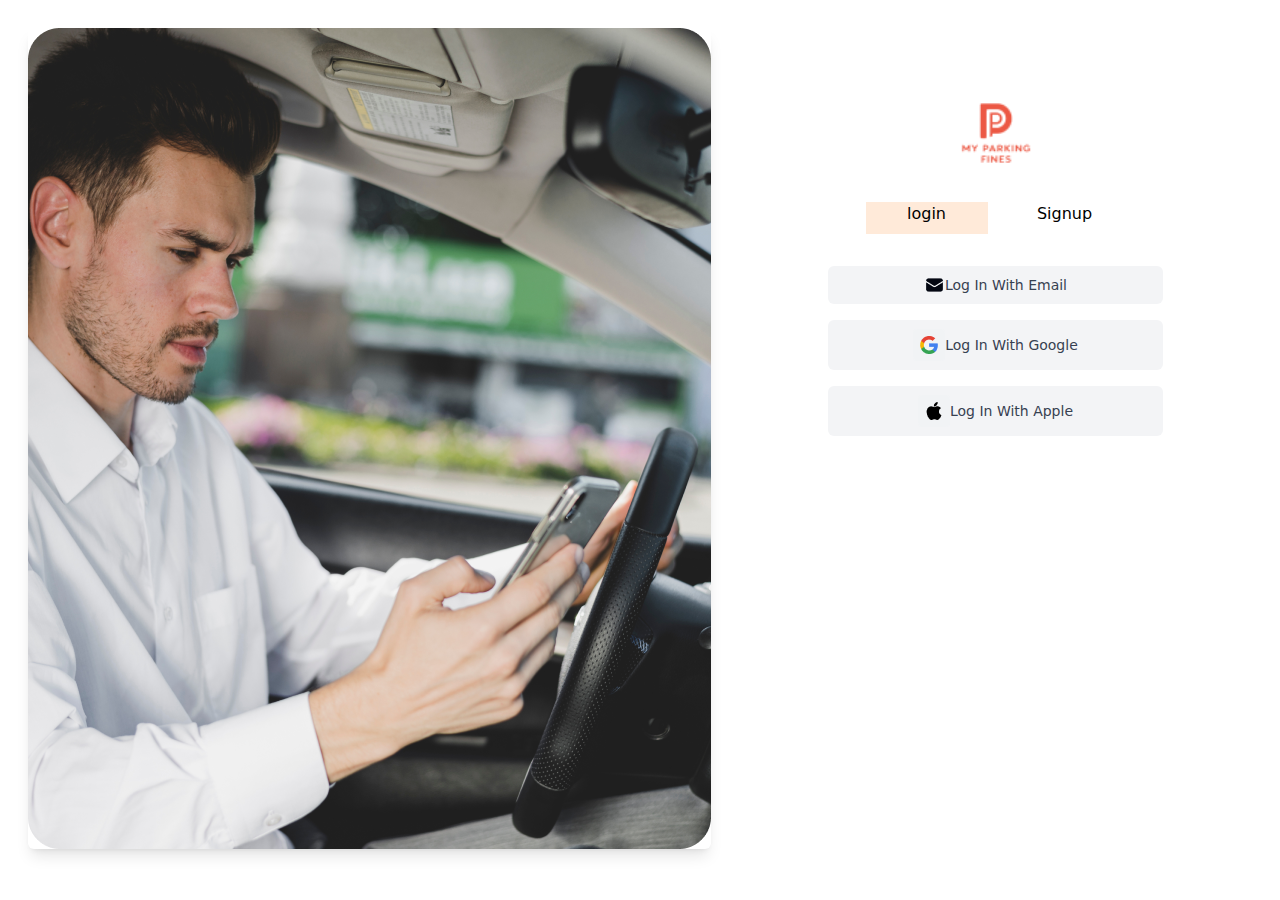
<file: src/index.html>
<!DOCTYPE html>
<html lang="en">
<head>
    <meta charset="UTF-8">
    <meta name="viewport" content="width=device-width, initial-scale=1.0">
    <title>My Parking Fines - LogIn</title>
    <link rel="stylesheet" href="./output.css">
</head>
<body class="bg-white flex min-h-screen">
    <div class="hidden md:flex md:flex-col md:ml-7 md:mt-7 md:mb-6">
        <img src="./icons-images/side-view-man1.png" alt="" class="w-[683px] h-[821px] shadow-lg rounded-md">
    </div>
    <div class="w-full max-w-md p-8 space-y-8 bg-white mt-16 md:flex md:flex-col md:mx-auto">
        <div class="flex justify-center">
            <img src="./icons-images/mpf logo orange (1) 2.png" alt="My Parking Fines Logo" class="h-[74px] w-[74px]">
        </div>
        <div class="flex justify-center mt-4 space-x-4 w-[260px] h-[32px] mx-auto">
            <div class="w-[130px] bg-[#ffead9] text-center">
                <a href="#">login</a>
            </div>
            <div class="text-center w-[130px]">
                <a href="/src/pages/SIgnIn.html">Signup</a>
            </div>
        </div>
        <div class="mt-8 space-y-4 w-[335px] mx-auto">
            <button id="EmailBtn" class="w-full flex items-center justify-center px-4 py-2 border border-transparent text-sm font-medium rounded-md text-gray-700 bg-gray-100">
                <img src="./icons-images/envelope-solid.png" alt="">
                Log In With Email
            </button>
            <div class="w-[335px] hidden" id="EmailForm">
                <div class="flex flex-col">
                    <label for="Email" class="text-[11px] font-bold">Email</label>
                    <input type="text" id="Email" class="border rounded-md w-[335px] h-[32px] mt-2">
                </div>
                <div class="flex flex-col pt-2">
                    <div class="text-[11px] font-bold flex justify-between">
                        <label for="password">Password</label>
                        <a href="#">Forgot Password</a>
                    </div>
                    <div class="flex mt-2">
                        <input type="password" id="password" class="border rounded-l-lg w-[302px] h-[32px]">
                        <div class="w-[32px] border flex justify-center items-center rounded-r-lg cursor-pointer" id="togglePassword">
                            <img src="./icons-images/eye-mini.png" alt="" id="eyeIcon">
                        </div>
                    </div>
                </div>
                <button class="w-[336px] mt-3 py-3 bg-orange-500 border rounded-lg">Login</button>
                <div class="mx-auto flex justify-center items-center gap-4">
                    <div class="w-[80.5px] h-[1px] bg-gray-700"></div>
                    <p>Or you can</p>
                    <div class="w-[80.5px] h-[1px] bg-gray-700"></div>
                </div>
            </div>
            <button class="w-full flex items-center justify-center px-4 py-2 border border-transparent text-sm font-medium rounded-md text-gray-700 bg-gray-100">
                <img src="./icons-images/Google1.png" alt="">
                Log In With Google
            </button>
            <button class="w-full flex items-center justify-center px-4 py-2 border border-transparent text-sm font-medium rounded-md text-gray-700 bg-gray-100">
                <img src="./icons-images/apple1.png" alt="">
                Log In With Apple
            </button>
        </div>
    </div>
    <script src="./scripts/SIgnIn.js"></script>

</body>
</html>
</file>
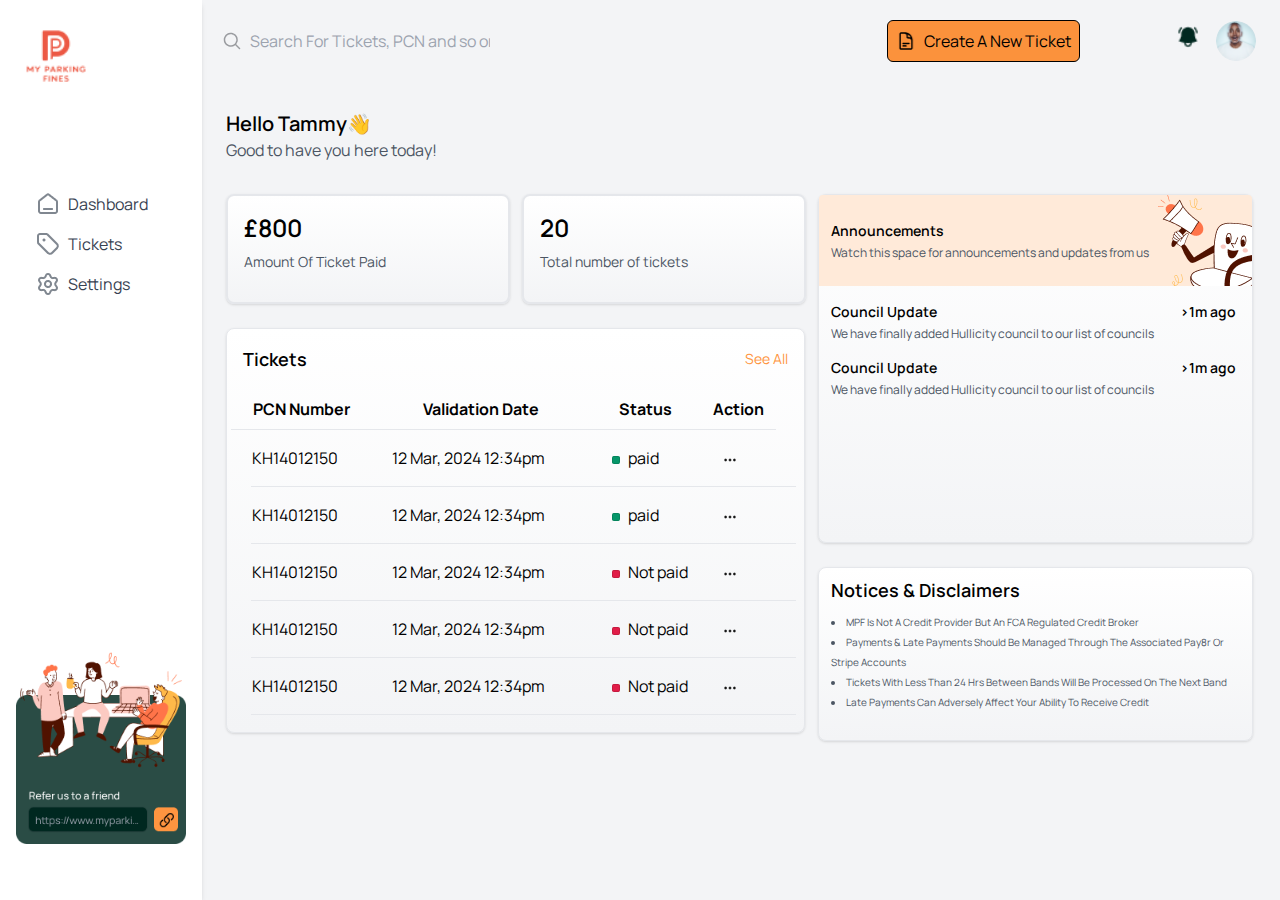
<file: src/pages/dashboard1.html>
<!doctype html>
<html>
<head>
    <meta charset="UTF-8">
    <meta name="viewport" content="width=device-width, initial-scale=1.0">
    <link rel="stylesheet" href="../output.css">
    <link rel="preconnect" href="https://fonts.googleapis.com">
    <link rel="preconnect" href="https://fonts.gstatic.com" crossorigin>
    <link href="https://fonts.googleapis.com/css2?family=Manrope:wght@200..800&display=swap" rel="stylesheet">
    <link rel="stylesheet" href="../main.css">
</head>
<body class="bg-gray-100 md:flex md:px-0">

    <!-- Nav Section -->
    <nav id="nav" class="fixed inset-0 bg-white transform -translate-x-60 transition-transform duration-300 z-50 w-[245px]">
        <div class="">
            <div class="flex items-end justify-end mb-6 px-6 pt-6">
                <img src="../icons-images/x-mark.png" alt="x" id="close">
            </div>
            <div class=" flex justify-between items-center mb-10 px-6">
                <img src="../icons-images/mpf logo orange (1) 2.png" alt="">
                <div>
                    <img id="icon-logout" src="../icons-images/Group 166.png" alt="">
                    <div  id="logoutbtn" class="rounded  hidden shadow-lg border border-gray-300 text-center bg-white px-2 py-2">
                        log out
                    </div>
                </div>
            </div>
            <ul class="space-y-6">
                <li class="flex items-center space-x-2 py-2 px-8 text-gray-700 hover:bg-[#002820] hover:text-white hover:rounded-l-full">
                    <img src="../icons-images/home-line.png" alt="">
                    <a href="#" class="text-lg font-semibold">Dashboard</a>
                </li>
                <li class="flex items-center space-x-2 py-2 px-8 text-gray-700 hover:bg-[#002820] hover:text-white hover:rounded-l-full">
                    <img src="../icons-images/tag-01.png" alt="tickets" class="w-6 h-6 mr-2">
                    <a href="#" class="text-lg font-semibold">Tickets</a>
                </li>
                <li class="flex items-center space-x-2 py-2 px-8 text-gray-700 hover:bg-[#002820] hover:text-white hover:rounded-l-full">
                    <img src="../icons-images/settings-02.png" alt="settings" class="w-6 h-6 mr-2">
                    <a href="#" class="text-lg font-semibold">Settings</a>
                </li>
            </ul>
        </div>

        <div class=" relative -bottom-10 flex items-center justify-center mt-36">
            <img src="../icons-images/Group 875314.png" alt="">
        </div>
        
    </nav>
    <aside class=" hidden w-60 relative left-0 bg-white shadow-md md:flex md:flex-col justify-between min-h-screen">
        <div class=" pt-6">
          <img src="../icons-images/mpf logo orange (1) 2.png" alt="logo" class="w-16 h-16 ml-6 mb-8">
          <nav class="space-y-4  relative top-16">
            <ul>
              <li class="flex items-center space-x-2 py-2 px-9 text-gray-700 hover:bg-[#002820] hover:text-white hover:rounded-l-full">
                <img src="../icons-images/home-line.png" alt="Dashboard" class="w-6 h-6">
                <a href="./pages/dashboard1.html">Dashboard</a>
              </li> 
              <li class="flex items-center space-x-2 py-2 px-9 text-gray-700 hover:bg-[#002820] hover:text-white hover:rounded-l-full">
                <img src="../icons-images/tag-01.png" alt="Tickets" class="w-6 h-6">
                <a href="#">Tickets</a>
              </li>
              <li class="flex items-center space-x-2 py-2 px-9 text-gray-700 hover:bg-[#002820] hover:text-white hover:rounded-l-full">
                <img src="../icons-images/settings-02.png" alt="Settings" class="w-6 h-6">
                <a href="#">Settings</a>
              </li>
            </ul>
          </nav>
        </div>
        <div class="p-4">
          <img src="../icons-images/Group 875314.png" alt="Refer a friend" class="mx-auto relative bottom-10">
        </div>
        
      </aside>

    <div class="flex flex-col min-h-screen w-full">
        <!-- Header -->
        <header class="flex justify-between px-5 pt-5 md:hidden">
            <img src="../icons-images/menu-01.png" alt="menu" class="w-8 h-8 cursor-pointer" id="menu">
            <h2 class="text-lg font-semibold">Dashboard</h2>
            <img src="../icons-images/bell-alert-solid.png" alt="notifications" class="w-6 h-6">
        </header>
<!-- desktop header -->
<header class=" hidden md:flex justify-between items-center mb-6 mt-5">
    <div class="flex items-center gap-2 ml-5">
      <label for="SearchInput"><img src="../icons-images/magnifying-glass.png" alt="Search" class="w-5 h-5"></label>
      <input type="text" id="SearchInput" placeholder="Search For Tickets, PCN and so on" class="w-60 bg-inherit focus:outline-none text-gray-700">
    </div>
    <div class="flex items-center gap-24">
      <button class="flex items-center gap-2 py-2 px-2 bg-orange-400  border border-black rounded-md hover:bg-orange-500">
        <img src="../icons-images/document-text.png" alt="Create Ticket" class="w-5 h-5">
        <a href="./CreateTicket.html">Create A New Ticket</a>
      </button>
      <div class="flex items-center gap-4 mr-6">
        <div>
            <img src="../icons-images/bell-alert-solid.png" alt="Notification" class="w-6 h-6 -mt-2 text-gray-700" id="notificationsicon">
          
          
            <div id="notifications" class=" hidden absolute w-[483px] h-[400px] bg-white shadow-lg right-[70px] top-[75px] space-y-2 rounded overflow-y-scroll">
                <div class="flex justify-between border-b border-gray-400 px-3 py-3">
                    <h2 class="font-bold">Notification</h2>
                    <img src="../icons-images/x-mark-mini.png" alt="" class="" id="hideNotifications">
                </div>
                <div>
                    <!--notification content -->
                    <div class="flex justify-between py-2 px-3">
                        <div class="flex gap-2">
                            <img src="../icons-images/Blackexclamation.png" alt="" class="h-[16px] w-[16px]">
                            <div>
                                <h2 class="text-[13px] font-bold">Ticket paid</h2>
                                <p class="text-[13px]">your ticket has been paid</p>
                            </div>
                        </div>

                        <div>
                            <h2 class="text-[13px]">> 1m ago</h2>
                        </div>
                    </div>

                    <div class="flex justify-between py-2 px-3">
                        <div class="flex gap-2">
                            <img src="../icons-images/Blackexclamation.png" alt="" class="h-[16px] w-[16px]">
                            <div>
                                <h2 class="text-[13px] font-bold">Ticket paid</h2>
                                <p class="text-[13px]">your ticket has been paid</p>
                            </div>
                        </div>

                        <div>
                            <h2 class="text-[13px]">> 1m ago</h2>
                        </div>
                    </div>

                    <div class="flex justify-between py-2 px-3">
                        <div class="flex gap-2">
                            <img src="../icons-images/Blackexclamation.png" alt="" class="h-[16px] w-[16px]">
                            <div>
                                <h2 class="text-[13px] font-bold">Ticket paid</h2>
                                <p class="text-[13px]">your ticket has been paid</p>
                            </div>
                        </div>

                        <div>
                            <h2 class="text-[13px]">> 1m ago</h2>
                        </div>
                    </div>

                    <div class="flex flex-col py-2 px-3">
                        <div  class="flex justify-between"> <div class="flex gap-2">
                            <img src="../icons-images/Blackexclamation.png" alt="" class="h-[16px] w-[16px]">
                            <div>
                                <h2 class="text-[13px] font-bold">issue with ticket</h2>
                            </div>
                        </div>

                        <div>
                            <h2 class="text-[13px]">> 1m ago</h2>
                        </div></div>

                        <div class="px-6"><p>Ticket with the PCN KH9802804 has been flagged, there is an issue with the ticket</p></div>
                    </div>
                    <div class="flex flex-col py-2 px-3">
                        <div  class="flex justify-between"> <div class="flex gap-2">
                            <img src="../icons-images/Blackexclamation.png" alt="" class="h-[16px] w-[16px]">
                            <div>
                                <h2 class="text-[13px] font-bold">issue with ticket</h2>
                            </div>
                        </div>

                        <div>
                            <h2 class="text-[13px]">> 1m ago</h2>
                        </div></div>

                        <div class="px-6"><p>Ticket with the PCN KH9802804 has been flagged, there is an issue with the ticket</p></div>
                    </div>
                    <div class="flex flex-col py-2 px-3">
                        <div  class="flex justify-between"> <div class="flex gap-2">
                            <img src="../icons-images/Blackexclamation.png" alt="" class="h-[16px] w-[16px]">
                            <div>
                                <h2 class="text-[13px] font-bold">issue with ticket</h2>
                            </div>
                        </div>

                        <div>
                            <h2 class="text-[13px]">> 1m ago</h2>
                        </div></div>

                        <div class="px-6"><p>Ticket with the PCN KH9802804 has been flagged, there is an issue with the ticket</p></div>
                    </div>



                </div>
            </div>
        </div>
        

        <img src="../icons-images/Group 166.png" alt="User" class="w-10 h-10 rounded-full " id="Profile">
        <div id="Logout" class="w-36 h-10 absolute bg-white
         shadow-lg border border-gray-300
          rounded-md top-[68px] right-[4px] py-2 px-3 hidden">
          <h2>log out</h2>
        </div>
      </div>
    </div>
  </header>
        <!-- Main Content -->
        <div class="p-6">

            <!-- Greeting -->
            <div class="mb-8">
                <h1 class="text-xl font-semibold">Hello Tammy👋</h1>
                <p class="text-gray-600">Good to have you here today!</p>
            </div>
            <div class="md:flex gap-3">

                <div>
                    
                                <!-- Statistics -->
                                <div class="flex gap-3 mb-6">
                                   
                                    <div class="bg-gradient-to-b from-white to-gray-100 p-4 rounded-[8px] shadow h-[110px] min-w-[200px] md:w-[284px] border-2 flex-shrink-0">
                                        <h2 class="text-2xl font-semibold">£800</h2>
                                        <p class="text-gray-600 text-sm mt-2">Amount Of Ticket Paid</p>
                                    </div>
                                    <div class="bg-gradient-to-b from-white to-gray-100 p-4 rounded-[8px] shadow h-[110px] min-w-[200px] md:w-[284px] border-2 flex-shrink-0">
                                        <h2 class="text-2xl font-semibold">20</h2>
                                        <p class="text-gray-600 text-sm mt-2">Total number of tickets</p>
                                    </div>
                                </div>
                    
                                <!-- Tickets Section -->
                                <div class="bg-gradient-to-b from-white to-gray-100 p-4 rounded-[8px] shadow border mb-6 md:w-[579px] md:h-[405px] ">
                                    <div class="flex justify-between items-center mb-4">
                                        <h2 class="text-lg font-semibold">Tickets</h2>
                                        <a href="Paidtickets.html" class="text-[#ff9540] text-sm hover:underline">See All</a>
                                    </div>
                                    <div class="space-y-4 md:hidden">
                                        <div class="flex justify-between items-center py-2 border-b">
                                            <div>
                                                <h3 class="text-sm font-semibold">KH14012150</h3>
                                                <p class="text-xs text-gray-500">12 Mar, 2024 12:34pm</p>
                                            </div>
                                            <div class="flex items-center space-x-2">
                                                <label class="py-4 border-b"><img src="../icons-images/Rectangle green.png" alt="" class="inline  mr-2">paid</label>
                                                <img src="../icons-images/ellipsis-horizontal.png" alt="more" class="w-5 h-5">
                                            </div>
                                        </div>
                                        <div class="flex justify-between items-center py-2 border-b">
                                            <div>
                                                <h3 class="text-sm font-semibold">KH14012150</h3>
                                                <p class="text-xs text-gray-500">12 Mar, 2024 12:34pm</p>
                                            </div>
                                            <div class="flex items-center space-x-2">
                                                <label class="py-4 border-b"><img src="../icons-images/Rectangle green.png" alt="" class="inline  mr-2">paid</label>
                                                <img src="../icons-images/ellipsis-horizontal.png" alt="more" class="w-5 h-5">
                                            </div>
                                        </div>
                                        <div class="flex justify-between items-center py-2 border-b">
                                            <div>
                                                <h3 class="text-sm font-semibold">KH14012150</h3>
                                                <p class="text-xs text-gray-500">12 Mar, 2024 12:34pm</p>
                                            </div>
                                            <div class="flex items-center space-x-2">
                                                <label class="py-4 border-b"><img src="../icons-images/Rectangle red.png" alt="" class="inline  mr-2">Not paid yet</label>
                                                <img src="../icons-images/ellipsis-horizontal.png" alt="more" class="w-5 h-5">
                                            </div>
                                        </div>
                                        <div class="flex justify-between items-center py-2 border-b">
                                            <div>
                                                <h3 class="text-sm font-semibold">KH14012150</h3>
                                                <p class="text-xs text-gray-500">12 Mar, 2024 12:34pm</p>
                                            </div>
                                            <div class="flex items-center space-x-2">
                                                <label class="py-4 border-b"><img src="../icons-images/Rectangle red.png" alt="" class="inline  mr-2">Not paid yet</label>
                                                <img src="../icons-images/ellipsis-horizontal.png" alt="more" class="w-5 h-5">
                                            </div>
                                        </div>
                                        <div class="flex justify-between items-center py-2">
                                            <div>
                                                <h3 class="text-sm font-semibold">KH14012150</h3>
                                                <p class="text-xs text-gray-500">12 Mar, 2024 12:34pm</p>
                                            </div>
        
                                            <div class="flex items-center space-x-2">
                                                <label class="py-4 border-b"><img src="../icons-images/Rectangle red.png" alt="" class="inline  mr-2">Not paid yet</label>
                                                <img src="../icons-images/ellipsis-horizontal.png" alt="more" class="w-5 h-5">
                                            </div>
                                        </div>
                                        
                                    </div>
                                    <table class="w-full hidden md:table" id="desktop-table">
                                        <thead class="relative -left-3">
                                            <tr>
                                                <th class="py-2 border-b">PCN Number</th>
                                                <th class="py-2 border-b">Validation Date</th>
                                                <th class="py-2 border-b">Status</th>
                                                <th class="py-2 border-b">Action</th>
                                            </tr>
                                        </thead>
                                        <tbody class="relative left-2">
                                            <tr class="mt-4">
                                                <td class="py-4 border-b">KH14012150</td>
                                                <td class="py-4 border-b">12 Mar, 2024  12:34pm</td>
                                                <td class="py-4 border-b"><img src="../icons-images/Rectangle green.png" alt="" class="inline  mr-2">paid</td>
                                                <td class="py-4 border-b"><img src="../icons-images/ellipsis-horizontal (1).png" alt="" class="inline w-4 h-4"></td>
                                            </tr>
                                            <tr class="mt-4">
                                                <td class="py-4 border-b">KH14012150</td>
                                                <td class="py-4 border-b">12 Mar, 2024  12:34pm</td>
                                                <td class="py-4 border-b"><img src="../icons-images/Rectangle green.png" alt="" class="inline mr-2">paid</td>
                                                <td class="py-4 border-b"><img src="../icons-images/ellipsis-horizontal (1).png" alt="" class="inline w-4 h-4"></td>
                                            </tr>
                                            <tr class="mt-4">
                                                <td class="py-4 border-b">KH14012150</td>
                                                <td class="py-4 border-b">12 Mar, 2024  12:34pm</td>
                                                <td class="py-4 border-b"><img src="../icons-images/Rectangle red.png" alt="" class="inline  mr-2">Not paid</td>
                                                <td class="py-4 border-b"><img src="../icons-images/ellipsis-horizontal (1).png" alt="" class="inline w-4 h-4"></td>
                                            </tr>
                                            <tr class="mt-4">
                                                <td class="py-4 border-b">KH14012150</td>
                                                <td class="py-4 border-b">12 Mar, 2024  12:34pm</td>
                                                <td class="py-4 border-b"><img src="../icons-images/Rectangle red.png" alt="" class="inline mr-2">Not paid</td>
                                                <td class="py-4 border-b"><img src="../icons-images/ellipsis-horizontal (1).png" alt="" class="inline w-4 h-4"></td>
                                            </tr>
                                            <tr class="mt-4">
                                                <td class="py-4 border-b">KH14012150</td>
                                                <td class="py-4 border-b">12 Mar, 2024  12:34pm</td>
                                                <td class="py-4 border-b"><img src="../icons-images/Rectangle red.png" alt="" class="inline  mr-2">Not paid</td>
                                                <td class="py-4 border-b"><img src="../icons-images/ellipsis-horizontal (1).png" alt="" class="inline w-4 h-4"></td>
                                            </tr>
                                        </tbody>
                                    </table>
                                                                          
                                </div>
    
                </div>
                <div>
    
    
                    <!-- Announcements Section -->
                    <div class="bg-gradient-to-b from-white to-gray-100 rounded-[8px] shadow border mb-6 h-60 md:w-[435px] md:h-[349px]">
                        <div class="flex items-center bg-[#FFEAD9] pl-3 rounded-t">
                            <div class="space-y-1">
                                <h2 class="text-sm font-semibold">Announcements</h2>
                                <p class="text-xs text-gray-600">Watch this space for announcements and updates from us</p>
                            </div>
                            <img src="../icons-images/hiring--work-hiring.png" alt="announcement" class="ml-auto">
                        </div>
                        <div class="space-y-4 mt-4 px-3">
                            <div class="space-y-1">
                                <h3 class="text-sm font-semibold ">Council Update <span class="ml-60">>1m ago</span></h3>
                                <p class="text-xs text-gray-600">We have finally added Hullicity council to our list of councils</p>
                            </div>
                            <div class="space-y-1">
                                <h3 class="text-sm font-semibold">Council Update <span class="ml-60">>1m ago</span></h3>
                                <p class="text-xs text-gray-600">We have finally added Hullicity council to our list of councils</p>
                            </div>
                        </div>
                    </div>
        
                    <!-- Notices & Disclaimers Section -->
                    <div class="bg-gradient-to-b from-white to-gray-100 pt-2 px-3 rounded-[8px] shadow border mb-6 md:w-[435px] md:h-[174px]">
                        <h2 class="text-lg font-semibold mb-2">Notices & Disclaimers</h2>
                        <ul class="list-disc list-inside text-sm text-gray-600 md:text-[10px]">
                            <li>MPF Is Not A Credit Provider But An FCA Regulated Credit Broker</li>
                            <li>Payments & Late Payments Should Be Managed Through The Associated Pay8r Or Stripe Accounts</li>
                            <li>Tickets With Less Than 24 Hrs Between Bands Will Be Processed On The Next Band</li>
                            <li>Late Payments Can Adversely Affect Your Ability To Receive Credit</li>
                        </ul>
                    </div>
                </div>

            </div>    

            <!-- Footer Action Button -->
            <div class="bottom-0 left-0 right-0 p-2 shadow-md md:hidden">
                <button class="w-full bg-orange-400 text-white py-3 rounded-md hover:bg-orange-500">Create New Ticket</button>
            </div>
        </div>
    </div>
    <script src="../scripts/Main.js"></script>
</body>
</html>
</file>
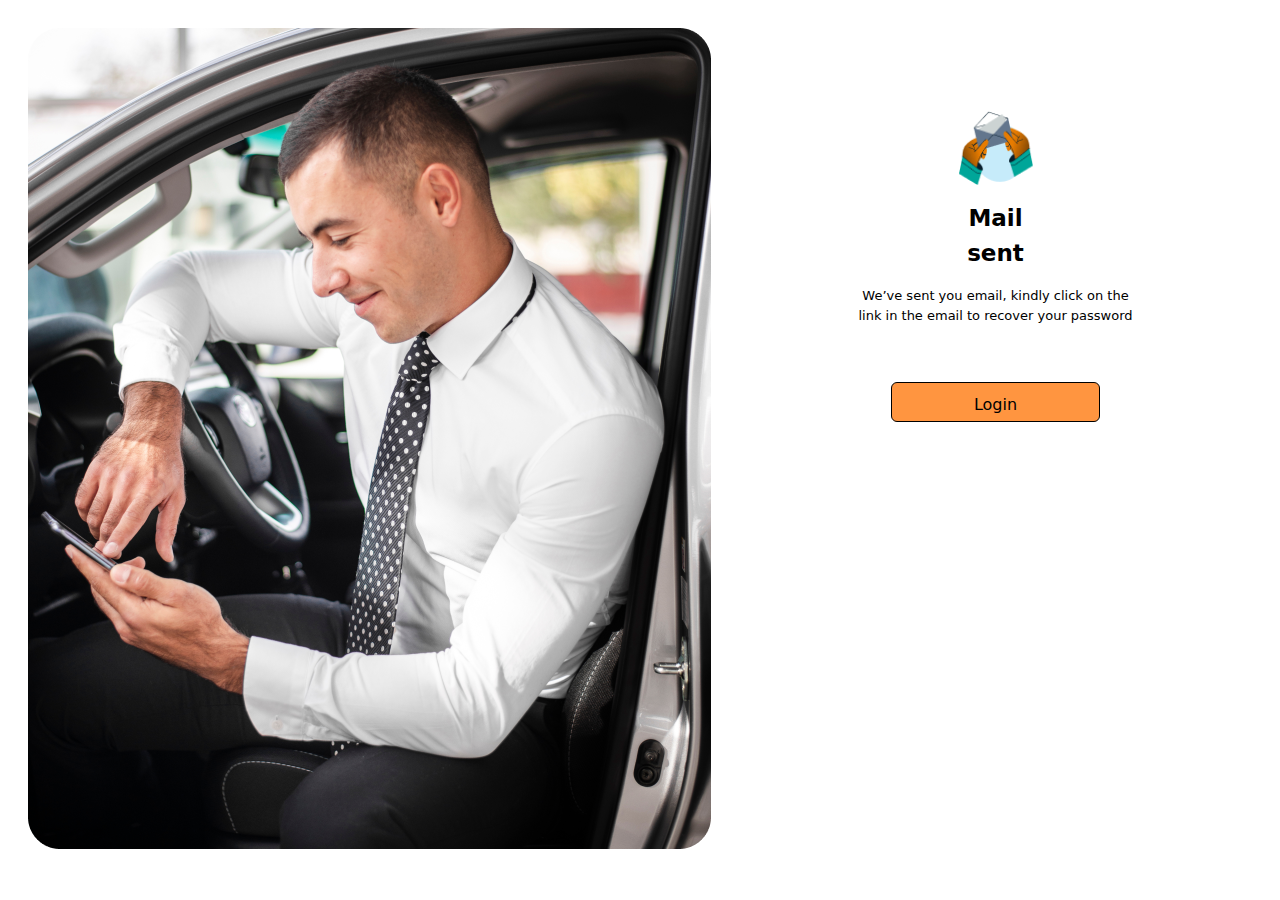
<file: src/pages/MailSent.html>
<!DOCTYPE html>
<html lang="en">
<head>
    <meta charset="UTF-8">
    <meta name="viewport" content="width=device-width, initial-scale=1.0">
    <title>Reset Password</title>
    <link rel="stylesheet" href="../output.css">
</head>
<body class="bg-white flex justify-center items-center">
    <div class="hidden md:flex md:flex-col md:ml-7 md:mt-7 md:mb-6">
        <img src="../icons-images/side-view-man2.png" alt="" class="md:h-[821px] md:w-[683px] rounded-md w-[78px] h-[71]">
    </div>
    <div class=" w-[300px] px-3  mt-[180px] flex flex-col md:w-[400px] mx-auto space-y-4 items-center justify-center md:relative md:-top-[150px] md:-mt-20 md:bottom-10 ">
        <img src="../icons-images/emailIcons.png" alt="" class="h-[74px] w-[74px] mx-auto">
        <div class="text-center items-center w-[104px] mx-auto">
            <h2 class="text-[23px] font-bold">Mail sent</h2>
        </div>
        <div class="mx-auto w-72 md:w-[291px] text-center h-[40px]">
            <p class="text-gray-400] text-[13px] ">We’ve sent you email, kindly click on the 
        link in the email to recover your password</p>
        </div>
        <button class="relative top-10 w-[209px] h-[40px] bg-[#FF9540] px-[16px] py-[10px] border border-black rounded-md">Login</button>
    </div>
</body>
</html>
</file>
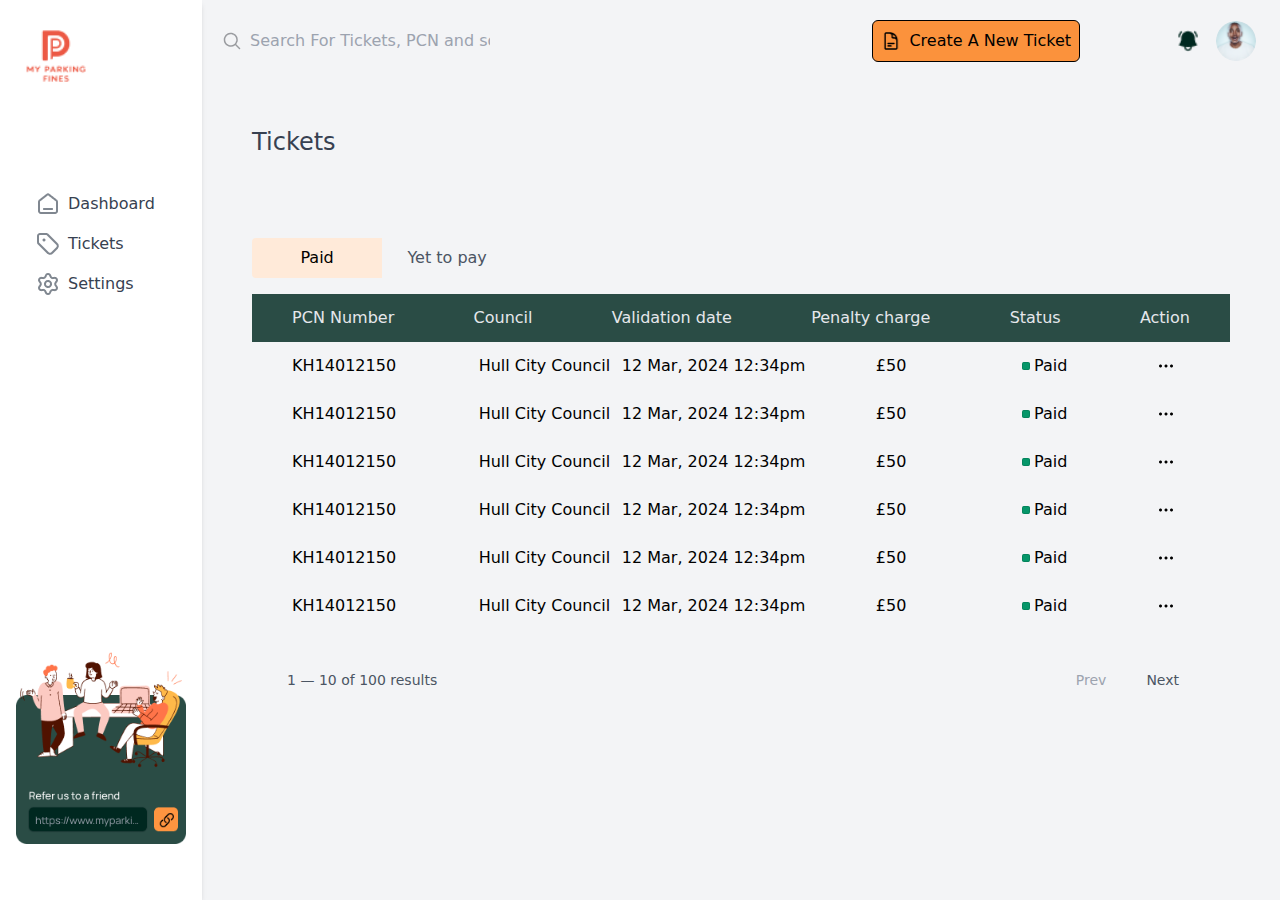
<file: src/pages/Paidtickets.html>
<!DOCTYPE html>
<html lang="en">
<head>
    <meta charset="UTF-8">
    <meta name="viewport" content="width=device-width, initial-scale=1.0">
    <title>Tickets</title>
    <link rel="stylesheet" href="../output.css">
</head>
<body class="bg-gray-100 md:flex">
    <aside class=" hidden w-60 bg-white shadow-md md:flex md:flex-col justify-between min-h-screen">
        <div class=" pt-6">
          <img src="../icons-images/mpf logo orange (1) 2.png" alt="logo" class="w-16 h-16 ml-6 mb-8">
          <nav class="space-y-4  relative top-16">
            <ul>
              <li class="flex items-center space-x-2 py-2 px-9 text-gray-700 hover:bg-[#002820] hover:text-white hover:rounded-l-full">
                <img src="../icons-images/home-line.png" alt="Dashboard" class="w-6 h-6">
                <a href="./pages/dashboard1.html">Dashboard</a>
              </li> 
              <li class="flex items-center space-x-2 py-2 px-9 text-gray-700 hover:bg-[#002820] hover:text-white hover:rounded-l-full">
                <img src="../icons-images/tag-01.png" alt="Tickets" class="w-6 h-6">
                <a href="#">Tickets</a>
              </li>
              <li class="flex items-center space-x-2 py-2 px-9 text-gray-700 hover:bg-[#002820] hover:text-white hover:rounded-l-full">
                <img src="../icons-images/settings-02.png" alt="Settings" class="w-6 h-6">
                <a href="#">Settings</a>
              </li>
            </ul>
          </nav>
        </div>
        <div class="p-4">
          <img src="../icons-images/Group 875314.png" alt="Refer a friend" class="mx-auto relative bottom-10">
        </div>
        
      </aside>
    <div class="container mx-auto">
        <header class=" hidden md:flex justify-between items-center mb-6 mt-5">
            <div class="flex items-center gap-2 ml-5">
              <label for="SearchInput"><img src="../icons-images/magnifying-glass.png" alt="Search" class="w-5 h-5"></label>
              <input type="text" id="SearchInput" placeholder="Search For Tickets, PCN and so on" class="w-60 bg-inherit focus:outline-none text-gray-700">
            </div>
            <div class="flex items-center gap-24">
              <button class="flex items-center gap-2 py-2 px-2 bg-orange-400  border border-black rounded-md hover:bg-orange-500">
                <img src="../icons-images/document-text.png" alt="Create Ticket" class="w-5 h-5">
                <a href="./CreateTicket.html">Create A New Ticket</a>
              </button>
              <div class="flex items-center gap-4 mr-6">
                <div>
                    <img src="../icons-images/bell-alert-solid.png" alt="Notification" class="w-6 h-6 text-gray-700" id="notificationsicon">
                  
                  
                    <div id="notifications" class=" hidden absolute w-[483px] h-[400px] bg-white shadow-lg right-[70px] top-[75px] space-y-2 rounded overflow-y-scroll">
                        <div class="flex justify-between border-b border-gray-400 px-3 py-3 text-gray-200">
                            <h2 class="font-bold">Notification</h2>
                            <img src="../icons-images/x-mark-mini.png" alt="" class="" id="hideNotifications">
                        </div>
                        <div>
                            <!--notification content -->
                            <div class="flex justify-between py-2 px-3">
                                <div class="flex gap-2">
                                    <img src="../icons-images/Blackexclamation.png" alt="" class="h-[16px] w-[16px]">
                                    <div>
                                        <h2 class="text-[13px] font-bold">Ticket paid</h2>
                                        <p class="text-[13px]">your ticket has been paid</p>
                                    </div>
                                </div>
        
                                <div>
                                    <h2 class="text-[13px]">> 1m ago</h2>
                                </div>
                            </div>
        
                            <div class="flex justify-between py-2 px-3">
                                <div class="flex gap-2">
                                    <img src="../icons-images/Blackexclamation.png" alt="" class="h-[16px] w-[16px]">
                                    <div>
                                        <h2 class="text-[13px] font-bold">Ticket paid</h2>
                                        <p class="text-[13px]">your ticket has been paid</p>
                                    </div>
                                </div>
        
                                <div>
                                    <h2 class="text-[13px]">> 1m ago</h2>
                                </div>
                            </div>
        
                            <div class="flex justify-between py-2 px-3">
                                <div class="flex gap-2">
                                    <img src="../icons-images/Blackexclamation.png" alt="" class="h-[16px] w-[16px]">
                                    <div>
                                        <h2 class="text-[13px] font-bold">Ticket paid</h2>
                                        <p class="text-[13px]">your ticket has been paid</p>
                                    </div>
                                </div>
        
                                <div>
                                    <h2 class="text-[13px]">> 1m ago</h2>
                                </div>
                            </div>
        
                            <div class="flex flex-col py-2 px-3">
                                <div  class="flex justify-between"> <div class="flex gap-2">
                                    <img src="../icons-images/Blackexclamation.png" alt="" class="h-[16px] w-[16px]">
                                    <div>
                                        <h2 class="text-[13px] font-bold">issue with ticket</h2>
                                    </div>
                                </div>
        
                                <div>
                                    <h2 class="text-[13px]">> 1m ago</h2>
                                </div></div>
        
                                <div class="px-6"><p>Ticket with the PCN KH9802804 has been flagged, there is an issue with the ticket</p></div>
                            </div>
                            <div class="flex flex-col py-2 px-3">
                                <div  class="flex justify-between"> <div class="flex gap-2">
                                    <img src="../icons-images/Blackexclamation.png" alt="" class="h-[16px] w-[16px]">
                                    <div>
                                        <h2 class="text-[13px] font-bold">issue with ticket</h2>
                                    </div>
                                </div>
        
                                <div>
                                    <h2 class="text-[13px]">> 1m ago</h2>
                                </div></div>
        
                                <div class="px-6"><p>Ticket with the PCN KH9802804 has been flagged, there is an issue with the ticket</p></div>
                            </div>
                            <div class="flex flex-col py-2 px-3">
                                <div  class="flex justify-between"> <div class="flex gap-2">
                                    <img src="../icons-images/Blackexclamation.png" alt="" class="h-[16px] w-[16px]">
                                    <div>
                                        <h2 class="text-[13px] font-bold">issue with ticket</h2>
                                    </div>
                                </div>
        
                                <div>
                                    <h2 class="text-[13px]">> 1m ago</h2>
                                </div></div>
        
                                <div class="px-6"><p>Ticket with the PCN KH9802804 has been flagged, there is an issue with the ticket</p></div>
                            </div>
        
        
        
                        </div>
                    </div>
                </div>
                
        
                <img src="../icons-images/Group 166.png" alt="User" class="w-10 h-10 rounded-full " id="Profile">
                <div id="Logout" class="w-36 h-10 absolute bg-white
                 shadow-lg border border-gray-300
                  rounded-md top-[68px] right-[4px] py-2 px-3 hidden">
                  <h2>log out</h2>
                </div>
              </div>
            </div>
          </header>
        
        <!-- Navbar -->
        <div class="flex items-center justify-between mb-4 px-4 pt-4 md:hidden">
            <img src="../icons-images/menu-01.png" alt="Menu" class="w-6 h-6" id="menu">
            <h1 class="text-xl font-semibold">Tickets</h1>
            <img src="../icons-images/bell-alert-solid.png" alt="Notification" class="w-6 h-6">
        </div>
        <nav id="nav" class="fixed inset-0 bg-white transform -translate-x-60 transition-transform duration-300 z-50 w-[245px]">
            <div class="">
                <div class="flex items-end justify-end mb-6 px-6 pt-6">
                    <img src="../icons-images/x-mark.png" alt="x" id="close">
                </div>
                <div class=" flex justify-between items-center mb-10 px-6">
                    <img src="../icons-images/mpf logo orange (1) 2.png" alt="">
                    <div>
                        <img id="icon-logout" src="../icons-images/Group 166.png" alt="">
                        <div  id="logoutbtn" class="rounded  hidden shadow-lg border border-gray-300 text-center bg-white px-2 py-2">
                            log out
                        </div>
                    </div>
                </div>
                <ul class="space-y-6">
                    <li class="flex items-center space-x-2 py-2 px-8 text-gray-700 hover:bg-[#002820] hover:text-white hover:rounded-l-full">
                        <img src="../icons-images/home-line.png" alt="">
                        <a href="#" class="text-lg font-semibold">Dashboard</a>
                    </li>
                    <li class="flex items-center space-x-2 py-2 px-8 text-gray-700 hover:bg-[#002820] hover:text-white hover:rounded-l-full">
                        <img src="../icons-images/tag-01.png" alt="tickets" class="w-6 h-6 mr-2">
                        <a href="#" class="text-lg font-semibold">Tickets</a>
                    </li>
                    <li class="flex items-center space-x-2 py-2 px-8 text-gray-700 hover:bg-[#002820] hover:text-white hover:rounded-l-full">
                        <img src="../icons-images/settings-02.png" alt="settings" class="w-6 h-6 mr-2">
                        <a href="#" class="text-lg font-semibold">Settings</a>
                    </li>
                </ul>
            </div>
    
            <div class=" relative -bottom-10 flex items-center justify-center mt-36">
                <img src="../icons-images/Group 875314.png" alt="">
            </div>
            
        </nav>

        <div class="hidden md:flex px-[50px] mt-16">
            <h2 class="text-2xl bold text-gray-700">Tickets</h2>
        </div>


        <!-- Tabs -->
        <div class="flex mb-4 justify-center mt-20 md:justify-start md:px-[50px]">
            <button class="bg-[#FFEAD9] px-4 py-2 w-[130px] rounded-l">
                <a href="Paidtickets.html">Paid</a>
            </button>
            <button class=" text-gray-600 px-4 py-2 w-[130px] rounded-r"><a href="./unpaidTickets.html">Yet to pay</a></button>
        </div>
        <!-- Ticket Table -->
        <div class="bg-gray-100 text-[13px] px-2 md:px-[45px] md:hidden">
           <div class="flex justify-between px-3 py-3 text-gray-200">
                <div>
                <h2>KH14012150</h2>
                <p class="text-gray-500">12 Mar, 2024 12:34pm</p>
                </div>
                    <div class="flex gap-3">
                        <div class="w-[106px]">
                            <h2 class="relative left-[72px]">£50</h2>
                            <p class="text-gray-500">Hull City Council</p>
                        </div>
                        <img src="../icons-images/ellipsis-horizontal.png" alt="">
                    </div>
           </div>
           <div class="flex justify-between px-3 py-3 text-gray-200">
            <div>
            <h2>KH14012150</h2>
            <p class="text-gray-500">12 Mar, 2024 12:34pm</p>
            </div>
                <div class="flex gap-3">
                    <div class="w-[106px]">
                        <h2 class="relative left-[72px]">£50</h2>
                        <p class="text-gray-500">Hull City Council</p>
                    </div>
                    <img src="../icons-images/ellipsis-horizontal.png" alt="">
                </div>
       </div>
       <div class="flex justify-between px-3 py-3 text-gray-200">
        <div>
        <h2>KH14012150</h2>
        <p class="text-gray-500">12 Mar, 2024 12:34pm</p>
        </div>
            <div class="flex gap-3">
                <div class="w-[106px]">
                    <h2 class="relative left-[72px]">£50</h2>
                    <p class="text-gray-500">Hull City Council</p>
                </div>
                <img src="../icons-images/ellipsis-horizontal.png" alt="">
            </div>
   </div>
   <div class="flex justify-between px-3 py-3 text-gray-200">
    <div>
    <h2>KH14012150</h2>
    <p class="text-gray-500">12 Mar, 2024 12:34pm</p>
    </div>
        <div class="flex gap-3">
            <div class="w-[106px]">
                <h2 class="relative left-[72px]">£50</h2>
                <p class="text-gray-500">Hull City Council</p>
            </div>
            <img src="../icons-images/ellipsis-horizontal.png" alt="">
        </div>
</div>
<div class="flex justify-between px-3 py-3 text-gray-200">
    <div>
    <h2>KH14012150</h2>
    <p class="text-gray-500">12 Mar, 2024 12:34pm</p>
    </div>
        <div class="flex gap-3">
            <div class="w-[106px]">
                <h2 class="relative left-[72px]">£50</h2>
                <p class="text-gray-500">Hull City Council</p>
            </div>
            <img src="../icons-images/ellipsis-horizontal.png" alt="">
        </div>

</div>
<div class="flex justify-between px-3 py-3 text-gray-200">
    <div>
    <h2>KH14012150</h2>
    <p class="text-gray-500">12 Mar, 2024 12:34pm</p>
    </div>
        <div class="flex gap-3">
            <div class="w-[106px]">
                <h2 class="relative left-[72px]">£50</h2>
                <p class="text-gray-500">Hull City Council</p>
            </div>
            <img src="../icons-images/ellipsis-horizontal.png" alt="">
        </div>
</div>

        </div>
        
        <div class="hidden  md:flex flex-col px-[50px]">
            <!-- desktop table -->
            <div class="flex justify-between items-center bg-[#2A4C45] px-10 list-none gap-10">
                <!-- table header -->
                <li class="py-3 text-gray-200"><h2>PCN Number</h2></li>
                <li class="py-3 text-gray-200"><h2>Council</h2></li>
                <li class="py-3 text-gray-200"><h2>Validation date</h2></li>
                <li class="py-3 text-gray-200"><h2>Penalty charge</h2></li>
                <li class="py-3 text-gray-200"><h2>Status</h2></li>
                <li class="py-3 text-gray-200"><h2>Action</h2></li>
            </div>
            <div class="flex justify-between items-center px-10 list-none gap-6">
        
                <li class="py-3 "><h2>KH14012150</h2></li>
                <li class="py-3 relative left-[6px] "><h2>Hull City Council</h2></li>
                <li class="py-3 relative -left-[59px]"><h2>12 Mar, 2024 12:34pm</h2></li>
                <li class="py-3 relative -left-[65px]"><h2>£50</h2></li>
                <li class="py-3  flex gap-1 relative -left-[26px]">
                    <img src="../icons-images/Rectangle green.png" alt="" class="h-2 w-2 mt-2">
                    <h2>Paid</h2>
                </li>
                <li class="py-3 relative -left-[14px] "><img src="../icons-images/ellipsis-horizontal.png" id="MoreIcon">
                        <button id="deleteTicket" class="px-5 py-2 bg-white shadow absolute top-2 left-5 rounded-md hidden ">Delete</button>
                </li>
            </div>
            <div class="flex justify-between items-center px-10 list-none gap-6">
        
                <li class="py-3 "><h2>KH14012150</h2></li>
                <li class="py-3 relative left-[6px] "><h2>Hull City Council</h2></li>
                <li class="py-3 relative -left-[59px]"><h2>12 Mar, 2024 12:34pm</h2></li>
                <li class="py-3 relative -left-[65px]"><h2>£50</h2></li>
                <li class="py-3  flex gap-1 relative -left-[26px]">
                    <img src="../icons-images/Rectangle green.png" alt="" class="h-2 w-2 mt-2">
                    <h2>Paid</h2>
                </li>
                <li class="py-3 relative -left-[14px] "><img src="../icons-images/ellipsis-horizontal.png" alt=""></li>
            </div>
            <div class="flex justify-between items-center px-10 list-none gap-6">
        
                <li class="py-3 "><h2>KH14012150</h2></li>
                <li class="py-3 relative left-[6px] "><h2>Hull City Council</h2></li>
                <li class="py-3 relative -left-[59px]"><h2>12 Mar, 2024 12:34pm</h2></li>
                <li class="py-3 relative -left-[65px]"><h2>£50</h2></li>
                <li class="py-3  flex gap-1 relative -left-[26px]">
                    <img src="../icons-images/Rectangle green.png" alt="" class="h-2 w-2 mt-2">
                    <h2>Paid</h2>
                </li>
                <li class="py-3 relative -left-[14px] "><img src="../icons-images/ellipsis-horizontal.png" alt=""></li>
            </div>
            <div class="flex justify-between items-center px-10 list-none gap-6">
        
                <li class="py-3 "><h2>KH14012150</h2></li>
                <li class="py-3 relative left-[6px] "><h2>Hull City Council</h2></li>
                <li class="py-3 relative -left-[59px]"><h2>12 Mar, 2024 12:34pm</h2></li>
                <li class="py-3 relative -left-[65px]"><h2>£50</h2></li>
                <li class="py-3  flex gap-1 relative -left-[26px]">
                    <img src="../icons-images/Rectangle green.png" alt="" class="h-2 w-2 mt-2">
                    <h2>Paid</h2>
                </li>
                <li class="py-3 relative -left-[14px] "><img src="../icons-images/ellipsis-horizontal.png" alt=""></li>
            </div>
            <div class="flex justify-between items-center px-10 list-none gap-6">
        
                <li class="py-3 "><h2>KH14012150</h2></li>
                <li class="py-3 relative left-[6px] "><h2>Hull City Council</h2></li>
                <li class="py-3 relative -left-[59px]"><h2>12 Mar, 2024 12:34pm</h2></li>
                <li class="py-3 relative -left-[65px]"><h2>£50</h2></li>
                <li class="py-3  flex gap-1 relative -left-[26px]">
                    <img src="../icons-images/Rectangle green.png" alt="" class="h-2 w-2 mt-2">
                    <h2>Paid</h2>
                </li>
                <li class="py-3 relative -left-[14px] "><img src="../icons-images/ellipsis-horizontal.png" alt=""></li>
            </div>
            <div class="flex justify-between items-center px-10 list-none gap-6">
        
                <li class="py-3 "><h2>KH14012150</h2></li>
                <li class="py-3 relative left-[6px] "><h2>Hull City Council</h2></li>
                <li class="py-3 relative -left-[59px]"><h2>12 Mar, 2024 12:34pm</h2></li>
                <li class="py-3 relative -left-[65px]"><h2>£50</h2></li>
                <li class="py-3  flex gap-1 relative -left-[26px]">
                    <img src="../icons-images/Rectangle green.png" alt="" class="h-2 w-2 mt-2">
                    <h2>Paid</h2>
                </li>
                <li class="py-3 relative -left-[14px] "><img src="../icons-images/ellipsis-horizontal.png" alt="">
                
                </li>
            </div>

        </div>

        <!-- Pagination -->
        <div class="flex items-center justify-between mt-8 px-4 md:px-[85px] md:mb-28">
            <div class="text-sm text-gray-600">1 — 10 of 100 results</div>
            <div class="flex items-center space-x-2">
                <button class="px-4 py-2 text-sm text-gray-400  rounded">Prev</button>
                <button class="px-4 py-2 text-sm text-gray-600  rounded">Next</button>
            </div>
        </div>
        <!-- Create Ticket Button -->
        <div class="flex justify-center mt-10 md:hidden ">
            <button class="flex items-center gap-2 py-2 px-2 bg-orange-400 w-[251] border border-black rounded-md hover:bg-orange-500">
                <img src="../icons-images/document-text.png" alt="Create Ticket" class="w-5 h-5">
                <a href="./CreateTicket.html">Create A New Ticket</a>
              </button>
        </div>
    </div>
    <script src="../scripts/paidTickets.js"></script>
</body>
</html>
</file>
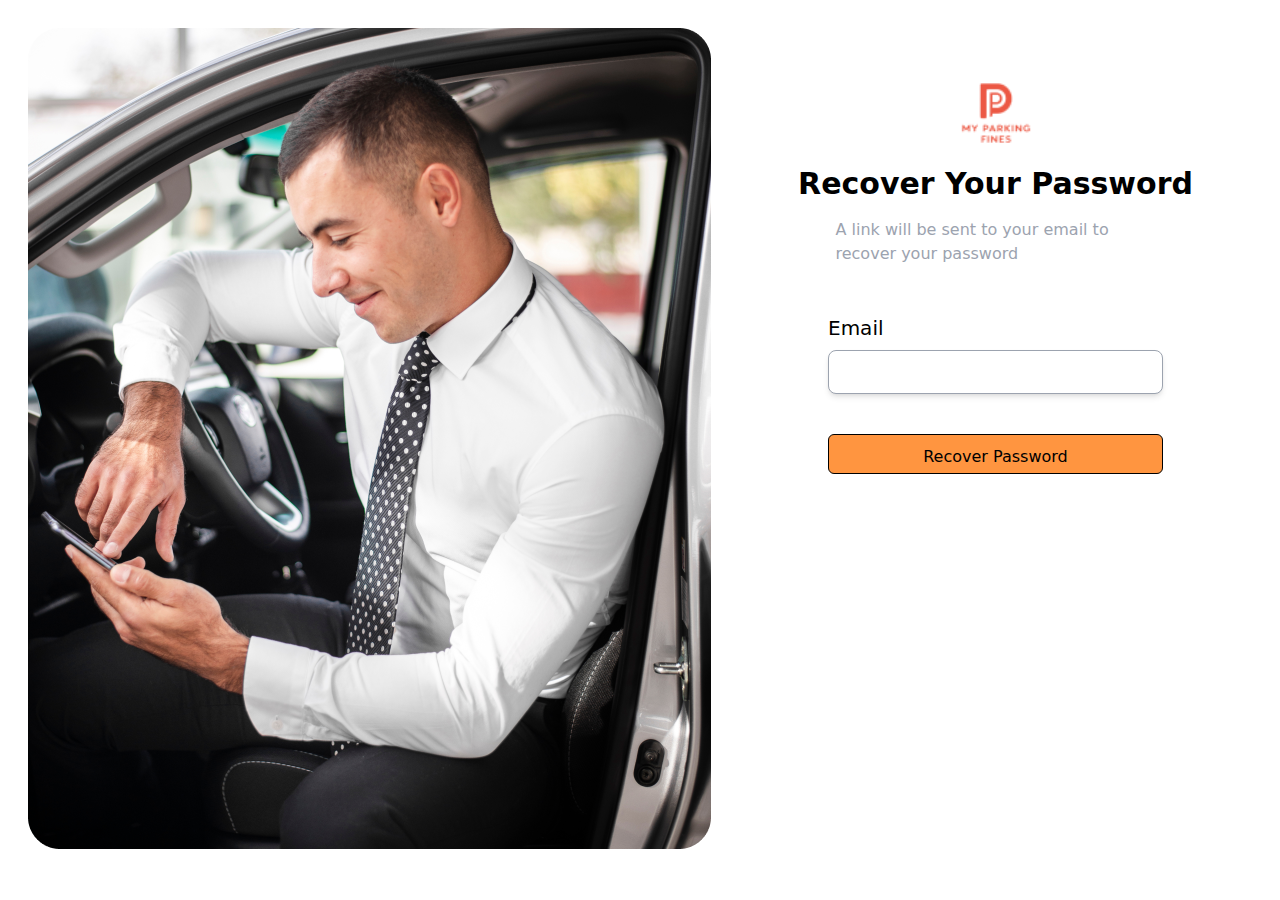
<file: src/pages/ResetPassword.html>
<!DOCTYPE html>
<html lang="en">
<head>
    <meta charset="UTF-8">
    <meta name="viewport" content="width=device-width, initial-scale=1.0">
    <title>Reset Password</title>
    <link rel="stylesheet" href="../output.css">
</head>
<body class="bg-white flex">
    <div class="hidden md:flex md:flex-col md:ml-7 md:mt-7 md:mb-6">
        <img src="../icons-images/side-view-man2.png" alt="" class="h-[821px] w-[683px] rounded-md">
    </div>
    <div class="mt-10 flex flex-col w-[400px] mx-auto space-y-4 items-center justify-center md:relative md:-top-[150px] md:-mt-20 md:bottom-10 ">
        <img src="../icons-images/mpf logo orange (1) 2.png" alt="" class="h-[74px] w-[74px] mx-auto">
        <div class="text-left items-start">
            <h2 class="text-3xl font-bold">Recover Your Password</h2>
        </div>
        <div class="w-80">
            <p class="text-gray-400">A link will be sent to your email to recover your password</p>
        </div>

        <div class="relative top-8 flex flex-col space-y-2">
            <label for="Email" class="text-xl">Email</label>
            <input type="email" id="Email" class="h-11 border rounded-lg border-gray-400 shadow-md w-[335px]">
        </div>
        <button class="relative top-14 w-[335px] h-[40px] bg-[#FF9540] px-[16px] py-[10px] border border-black rounded-md">Recover Password</button>
    </div>
</body>
</html>
</file>
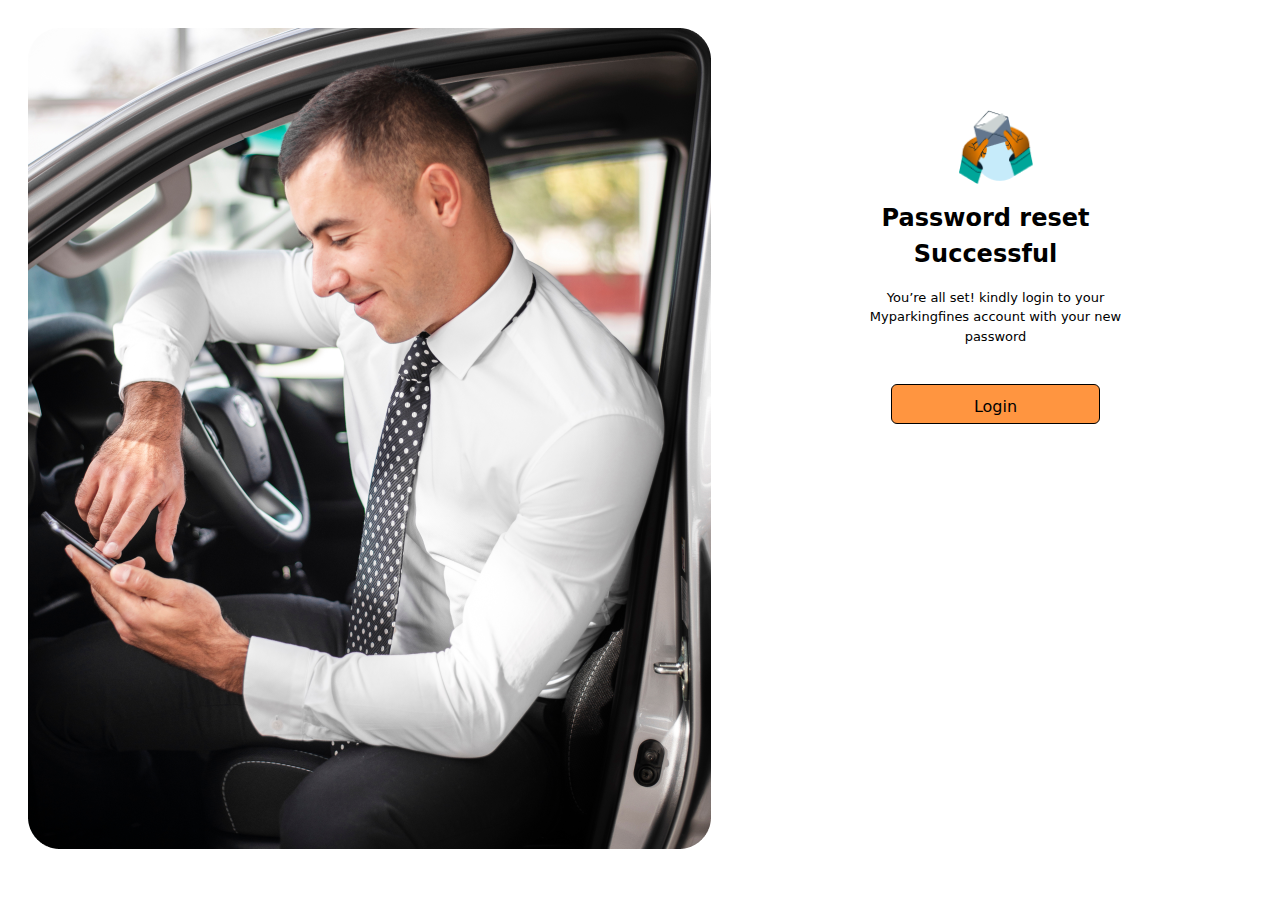
<file: src/pages/ResetSuccesfull.html>
<!DOCTYPE html>
<html lang="en">
<head>
    <meta charset="UTF-8">
    <meta name="viewport" content="width=device-width, initial-scale=1.0">
    <title>Reset Password</title>
    <link rel="stylesheet" href="../output.css">
</head>
<body class="bg-white flex justify-center items-center">
    <div class="hidden md:flex md:flex-col md:ml-7 md:mt-7 md:mb-6">
        <img src="../icons-images/side-view-man2.png" alt="" class="md:h-[821px] md:w-[683px] rounded-md w-[78px] h-[71]">
    </div>
    <div class=" w-[300px] px-3  mt-[180px] flex flex-col md:w-[400px] mx-auto space-y-4 items-center justify-center md:relative md:-top-[150px] md:-mt-20 md:bottom-10 ">
        <img src="../icons-images/emailIcons.png" alt="" class="h-[74px] w-[74px] mx-auto">
        <div class="text-center items-center w-[300px] mx-auto -ml-3 md:ml-7">
            <h2 class="text-[24px] font-bold">Password reset Successful</h2>
        </div>
        <div class="mx-auto w-72 md:w-[291px] text-center h-[40px]">
            <p class="text-gray-400] text-[13px] ">You’re all set! kindly
                 login to your Myparkingfines account 
                 with your new password</p>
        </div>
        <button class="relative top-10 w-[209px] h-[40px] bg-[#FF9540] px-[16px] py-[10px] border border-black rounded-md">Login</button>
    </div>
</body>
</html>
</file>
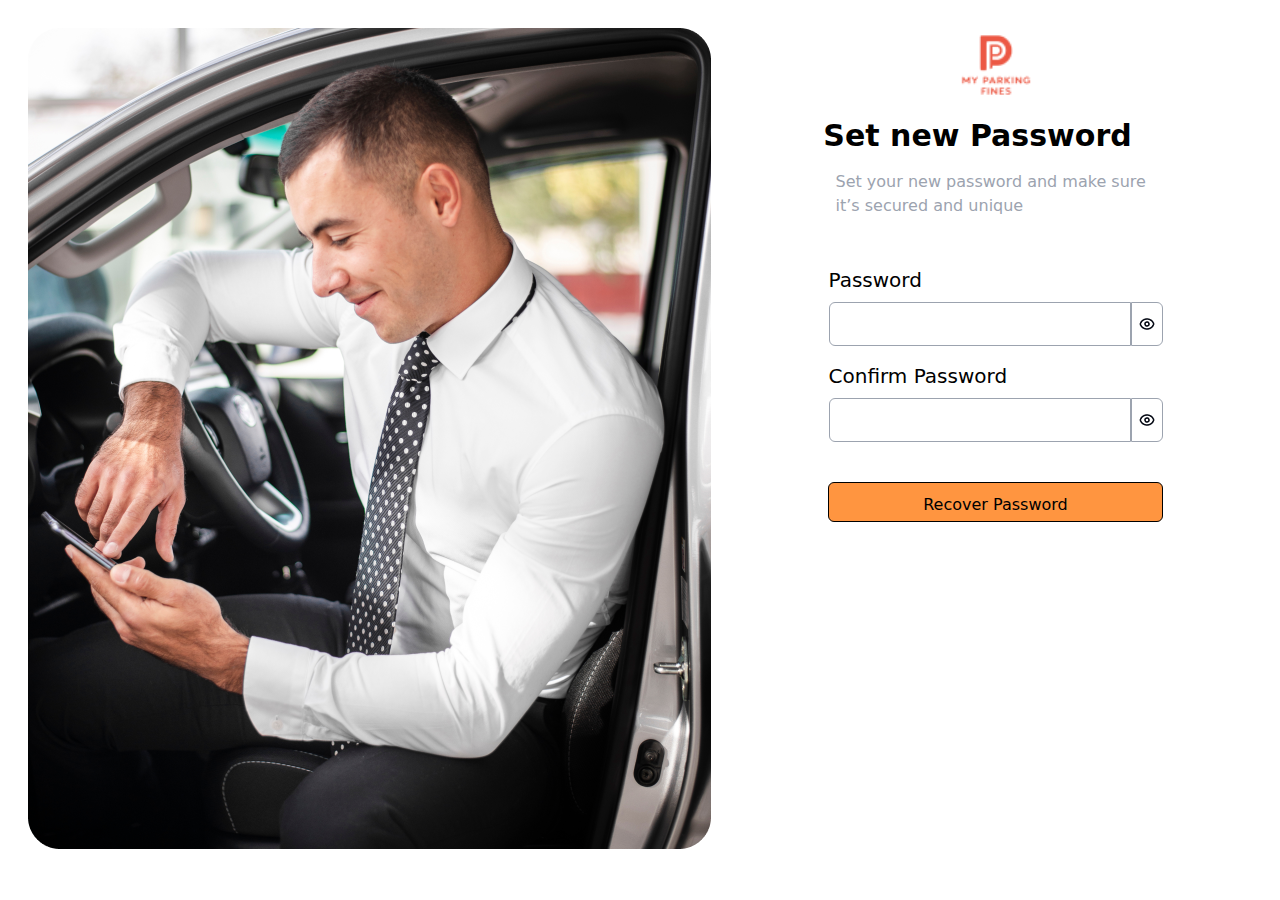
<file: src/pages/setNewpassword.html>
<!DOCTYPE html>
<html lang="en">
<head>
    <meta charset="UTF-8">
    <meta name="viewport" content="width=device-width, initial-scale=1.0">
    <title>Reset Password</title>
    <link rel="stylesheet" href="../output.css">
</head>
<body class="bg-white flex">
    <div class="hidden md:flex md:flex-col md:ml-7 md:mt-7 md:mb-6">
        <img src="../icons-images/side-view-man2.png" alt="" class="h-[821px] w-[683px] rounded-md">
    </div>
    <div class="mt-10 flex flex-col w-[400px] mx-auto space-y-4 items-center justify-center md:relative md:-top-[150px] md:-mt-20 md:bottom-10">
        <img src="../icons-images/mpf logo orange (1) 2.png" alt="" class="h-[74px] w-[74px] mx-auto">
        <div class="flex text-left items-start">
            <h2 class="text-3xl font-bold -ml-9">Set new Password</h2>
        </div>
        <div class="w-80">
            <p class="text-gray-400">Set your new password and make sure it’s secured and unique</p>
        </div>
        <div class="relative top-8 flex flex-col space-y-2">
            <label for="password" class="text-xl">Password</label>
            <div class="flex">
                <input type="password" id="password" class="h-11 border rounded-l-md border-gray-400 w-[302px] px-3">
                <div class="w-[32px] rounded-r-md flex justify-center items-center border border-gray-400 cursor-pointer" id="togglePassword">
                    <img src="../icons-images/eye-mini.png" alt="" id="eyeIcon">
                </div>
            </div>
        </div>
        <div class="relative top-8 flex flex-col space-y-2">
            <label for="ConfirmPassword" class="text-xl">Confirm Password</label>
            <div class="flex">
                <input type="password" id="confirmPassword" class="h-11 border rounded-l-md border-gray-400 w-[302px] px-3">
                <div class="w-[32px] rounded-r-md flex justify-center items-center border border-gray-400 cursor-pointer" id="toggleConfirmPassword">
                    <img src="../icons-images/eye-mini.png" alt="" id="confirmEyeIcon">
                </div>
            </div>
        </div>
        <button class="relative top-14 w-[335px] h-[40px] bg-[#FF9540] px-[16px] py-[10px] border border-black rounded-md">Recover Password</button>
    </div>
    <script src="../scripts/SetNewPassword.js" >
    </script>
</body>
</html>
</file>
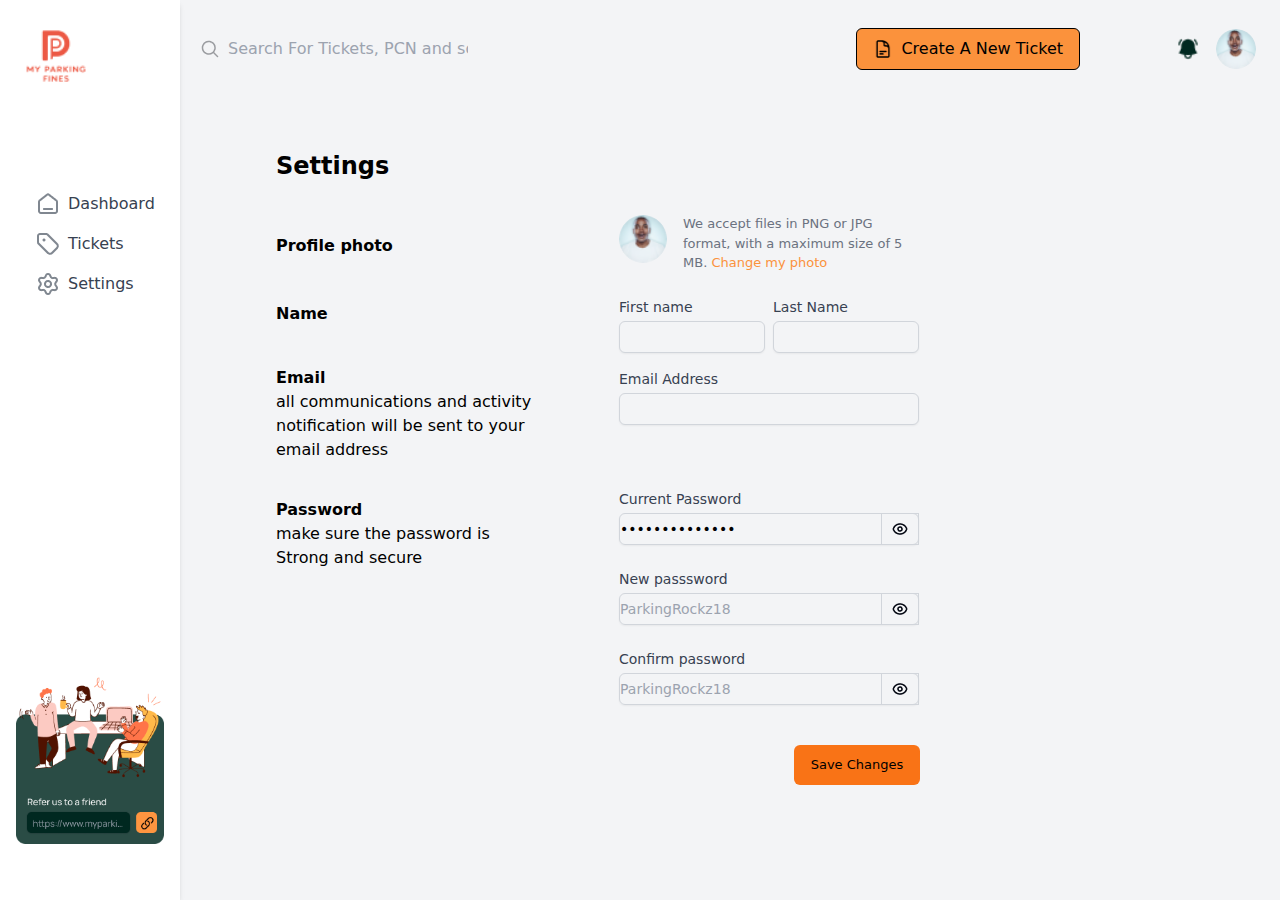
<file: src/pages/settings.html>
<!DOCTYPE html>
<html lang="en">
<head>
    <meta charset="UTF-8">
    <meta name="viewport" content="width=device-width, initial-scale=1.0">
    <title>Settings Page</title>
    <link rel="stylesheet" href="../output.css">
</head>
<body class="bg-gray-100 md:flex">
  
  <aside class=" hidden w-60 bg-white shadow-md md:flex md:flex-col justify-between min-h-screen">
    <div class=" pt-6">
      <img src="../icons-images/mpf logo orange (1) 2.png" alt="logo" class="w-16 h-16 ml-6 mb-8">
      <nav class="space-y-4  relative top-16">
        <ul>
          <li class="flex items-center space-x-2 py-2 px-9 text-gray-700 hover:bg-[#002820] hover:text-white hover:rounded-l-full">
            <img src="../icons-images/home-line.png" alt="Dashboard" class="w-6 h-6">
            <a href="./pages/dashboard1.html">Dashboard</a>
          </li> 
          <li class="flex items-center space-x-2 py-2 px-9 text-gray-700 hover:bg-[#002820] hover:text-white hover:rounded-l-full">
            <img src="../icons-images/tag-01.png" alt="Tickets" class="w-6 h-6">
            <a href="#">Tickets</a>
          </li>
          <li class="flex items-center space-x-2 py-2 px-9 text-gray-700 hover:bg-[#002820] hover:text-white hover:rounded-l-full">
            <img src="../icons-images/settings-02.png" alt="Settings" class="w-6 h-6">
            <a href="#">Settings</a>
          </li>
        </ul>
      </nav>
    </div>
    <div class="p-4">
      <img src="../icons-images/Group 875314.png" alt="Refer a friend" class="mx-auto relative bottom-10">
    </div>
    
  </aside>
    <div class="mx-auto">
      <div class="">
        <!-- header -->
        <!-- desktop header -->
<header class=" hidden md:flex relative top-2 w-[1100px] 2xl:w-[1189px] justify-between items-center mb-6 mt-5">
  <div class="flex items-center gap-2 ml-5">
    <label for="SearchInput"><img src="../icons-images/magnifying-glass.png" alt="Search" class="w-5 h-5"></label>
    <input type="text" id="SearchInput" placeholder="Search For Tickets, PCN and so on" class="w-60 bg-inherit focus:outline-none text-gray-700">
  </div>
  <div class="flex items-center gap-24">
    <button class="flex items-center gap-2 px-4 py-2 bg-orange-400  border border-black rounded-md hover:bg-orange-500">
      <img src="../icons-images/document-text.png" alt="Create Ticket" class="w-5 h-5">
      <a href="./CreateTicket.html">Create A New Ticket</a>
    </button>
    <div class="flex items-center gap-4 mr-6">
      <div>
          <img src="../icons-images/bell-alert-solid.png" alt="Notification" class="w-6 h-6 text-gray-700" id="notificationsicondesktop">
        
        
          <div id="notifications-desktop" class=" hidden absolute w-[483px] h-[400px] bg-white shadow-lg right-[70px] top-[75px] space-y-2 rounded overflow-y-scroll">
              <div class="flex justify-between border-b border-gray-400 px-3 py-3">
                  <h2 class="font-bold">Notification</h2>
                  <img src="../icons-images/x-mark-mini.png" alt="" class="" id="hideNotifications-desktop">
              </div>
              <div>
                  <!--notification content -->
                  <div class="flex justify-between py-2 px-3">
                      <div class="flex gap-2">
                          <img src="../icons-images/Blackexclamation.png" alt="" class="h-[16px] w-[16px]">
                          <div>
                              <h2 class="text-[13px] font-bold">Ticket paid</h2>
                              <p class="text-[13px]">your ticket has been paid</p>
                          </div>
                      </div>

                      <div>
                          <h2 class="text-[13px]">> 1m ago</h2>
                      </div>
                  </div>

                  <div class="flex justify-between py-2 px-3">
                      <div class="flex gap-2">
                          <img src="../icons-images/Blackexclamation.png" alt="" class="h-[16px] w-[16px]">
                          <div>
                              <h2 class="text-[13px] font-bold">Ticket paid</h2>
                              <p class="text-[13px]">your ticket has been paid</p>
                          </div>
                      </div>

                      <div>
                          <h2 class="text-[13px]">> 1m ago</h2>
                      </div>
                  </div>

                  <div class="flex justify-between py-2 px-3">
                      <div class="flex gap-2">
                          <img src="../icons-images/Blackexclamation.png" alt="" class="h-[16px] w-[16px]">
                          <div>
                              <h2 class="text-[13px] font-bold">Ticket paid</h2>
                              <p class="text-[13px]">your ticket has been paid</p>
                          </div>
                      </div>

                      <div>
                          <h2 class="text-[13px]">> 1m ago</h2>
                      </div>
                  </div>

                  <div class="flex flex-col py-2 px-3">
                      <div  class="flex justify-between"> <div class="flex gap-2">
                          <img src="../icons-images/Blackexclamation.png" alt="" class="h-[16px] w-[16px]">
                          <div>
                              <h2 class="text-[13px] font-bold">issue with ticket</h2>
                          </div>
                      </div>

                      <div>
                          <h2 class="text-[13px]">> 1m ago</h2>
                      </div></div>

                      <div class="px-6"><p>Ticket with the PCN KH9802804 has been flagged, there is an issue with the ticket</p></div>
                  </div>
                  <div class="flex flex-col py-2 px-3">
                      <div  class="flex justify-between"> <div class="flex gap-2">
                          <img src="../icons-images/Blackexclamation.png" alt="" class="h-[16px] w-[16px]">
                          <div>
                              <h2 class="text-[13px] font-bold">issue with ticket</h2>
                          </div>
                      </div>

                      <div>
                          <h2 class="text-[13px]">> 1m ago</h2>
                      </div></div>

                      <div class="px-6"><p>Ticket with the PCN KH9802804 has been flagged, there is an issue with the ticket</p></div>
                  </div>
                  <div class="flex flex-col py-2 px-3">
                      <div  class="flex justify-between"> <div class="flex gap-2">
                          <img src="../icons-images/Blackexclamation.png" alt="" class="h-[16px] w-[16px]">
                          <div>
                              <h2 class="text-[13px] font-bold">issue with ticket</h2>
                          </div>
                      </div>

                      <div>
                          <h2 class="text-[13px]">> 1m ago</h2>
                      </div></div>

                      <div class="px-6"><p>Ticket with the PCN KH9802804 has been flagged, there is an issue with the ticket</p></div>
                  </div>



              </div>
          </div>
      </div>
      

      <img src="../icons-images/Group 166.png" alt="User" class="w-10 h-10 rounded-full " id="Profile">
      <div id="Logout" class="w-36 h-10 absolute bg-white
       shadow-lg border border-gray-300
        rounded-md top-[68px] right-[4px] py-2 px-3 hidden">
        <h2>log out</h2>
      </div>
    </div>
  </div>
</header>
        <div class="flex md:mt-32 md:ml-24  2xl:ml-16 md:gap-16">
          <div class=" hidden md:flex md:flex-col w-[267px] mt-10 space-y-7 md:relative -top-10">

            <div class="relative -top-10">
              <h2 class="text-2xl font-semibold">Settings</h2>
            </div>

            <div class="relative -top-4">
              <h2 class="font-semibold">Profile photo</h2>
            </div>

            <div>
              <h2 class="font-semibold">Name</h2>
            </div>

            <div class="relative -bottom-3  gap-3">
              <h2 class="font-semibold">Email</h2>
              <p>
                all communications and activity notification will be sent to your email address
              </p>
            </div>

            <div>
              <h2 class="font-semibold mt-5">Password</h2>
              <p>make sure the password is Strong and secure </p>
            </div>

          </div>
          <div class=" md:w-[324px]">
            
      <div class="flex justify-between px-3 py-4 md:hidden">
        <img src="../icons-images/menu-01.png" alt="menu" 
          class="w-[32px] h-[32px] "  id="menu"   >
        <h2 class="text-2xl font-semibold mb-6">Settings</h2>
        <img src="../icons-images/bell-alert-solid.png" alt="notificationsicon"
        class="w-[20px] h-[20px] mt-2" id="notificationsicon">
        <div id="notifications" class=" hidden absolute max-w-md h-[400px] bg-white shadow-lg top-0 space-y-2 rounded overflow-y-scroll">
          <div class="flex justify-between border-b border-gray-400 px-3 py-3">
              <h2 class="font-bold">Notification</h2>
              <img src="../icons-images/x-mark-mini.png" alt="" class="" id="hideNotifications">
          </div>
          <div>
              <!--notification content -->
              <div class="flex justify-between py-2 px-3">
                  <div class="flex gap-2">
                      <img src="../icons-images/Blackexclamation.png" alt="" class="h-[16px] w-[16px]">
                      <div>
                          <h2 class="text-[13px] font-bold">Ticket paid</h2>
                          <p class="text-[13px]">your ticket has been paid</p>
                      </div>
                  </div>

                  <div>
                      <h2 class="text-[13px]">> 1m ago</h2>
                  </div>
              </div>

              <div class="flex justify-between py-2 px-3">
                  <div class="flex gap-2">
                      <img src="../icons-images/Blackexclamation.png" alt="" class="h-[16px] w-[16px]">
                      <div>
                          <h2 class="text-[13px] font-bold">Ticket paid</h2>
                          <p class="text-[13px]">your ticket has been paid</p>
                      </div>
                  </div>

                  <div>
                      <h2 class="text-[13px]">> 1m ago</h2>
                  </div>
              </div>

              <div class="flex justify-between py-2 px-3">
                  <div class="flex gap-2">
                      <img src="../icons-images/Blackexclamation.png" alt="" class="h-[16px] w-[16px]">
                      <div>
                          <h2 class="text-[13px] font-bold">Ticket paid</h2>
                          <p class="text-[13px]">your ticket has been paid</p>
                      </div>
                  </div>

                  <div>
                      <h2 class="text-[13px]">> 1m ago</h2>
                  </div>
              </div>

              <div class="flex flex-col py-2 px-3">
                  <div  class="flex justify-between"> <div class="flex gap-2">
                      <img src="../icons-images/Blackexclamation.png" alt="" class="h-[16px] w-[16px]">
                      <div>
                          <h2 class="text-[13px] font-bold">issue with ticket</h2>
                      </div>
                  </div>

                  <div>
                      <h2 class="text-[13px]">> 1m ago</h2>
                  </div></div>

                  <div class="px-6"><p>Ticket with the PCN KH9802804 has been flagged, there is an issue with the ticket</p></div>
              </div>
              <div class="flex flex-col py-2 px-3">
                  <div  class="flex justify-between"> <div class="flex gap-2">
                      <img src="../icons-images/Blackexclamation.png" alt="" class="h-[16px] w-[16px]">
                      <div>
                          <h2 class="text-[13px] font-bold">issue with ticket</h2>
                      </div>
                  </div>

                  <div>
                      <h2 class="text-[13px]">> 1m ago</h2>
                  </div></div>

                  <div class="px-6"><p>Ticket with the PCN KH9802804 has been flagged, there is an issue with the ticket</p></div>
              </div>
              <div class="flex flex-col py-2 px-3">
                  <div  class="flex justify-between"> <div class="flex gap-2">
                      <img src="../icons-images/Blackexclamation.png" alt="" class="h-[16px] w-[16px]">
                      <div>
                          <h2 class="text-[13px] font-bold">issue with ticket</h2>
                      </div>
                  </div>

                  <div>
                      <h2 class="text-[13px]">> 1m ago</h2>
                  </div></div>

                  <div class="px-6"><p>Ticket with the PCN KH9802804 has been flagged, there is an issue with the ticket</p></div>
              </div>



          </div>
      </div>

      </div>



      <nav id="nav" class="fixed inset-0 bg-white transform -translate-x-60 transition-transform duration-300 z-50 w-[245px]">
        <div class="">
            <div class="flex items-end justify-end mb-6 px-6 pt-6">
                <img src="../icons-images/x-mark.png" alt="x" id="close">
            </div>
            <div class=" flex justify-between items-center mb-10 px-6">
                <img src="../icons-images/mpf logo orange (1) 2.png" alt="">
                <img src="../icons-images/Group 166.png" alt="">
            </div>
            <ul class="space-y-6">
                <li class="flex items-center space-x-2 py-2 px-8 text-gray-700 hover:bg-[#002820] hover:text-white hover:rounded-l-full">
                    <img src="../icons-images/home-line.png" alt="">
                    <a href="#" class="text-lg font-semibold">Dashboard</a>
                </li>
                <li class="flex items-center space-x-2 py-2 px-8 text-gray-700 hover:bg-[#002820] hover:text-white hover:rounded-l-full">
                    <img src="../icons-images/tag-01.png" alt="tickets" class="w-6 h-6 mr-2">
                    <a href="#" class="text-lg font-semibold">Tickets</a>
                </li>
                <li class="flex items-center space-x-2 py-2 px-8 text-gray-700 hover:bg-[#002820] hover:text-white hover:rounded-l-full">
                    <img src="../icons-images/settings-02.png" alt="settings" class="w-6 h-6 mr-2">
                    <a href="#" class="text-lg font-semibold">Settings</a>
                </li>
            </ul>
        </div>

        <div class=" relative -bottom-10 flex items-center justify-center mt-36">
            <img src="../icons-images/Group 875314.png" alt="">
        </div>
        
    </nav>

        <div class="mb-6 px-3">
            <label class="block text-sm font-semibold text-gray-700 mb-2 md:hidden" >Profile Photo</label>
            <div class="flex items-center md:mt-4" >
                <img class="inline-block h-[48px] w-[48px] rounded-full" src="../icons-images/Group 166.png" alt="Profile Photo">
                <div class="ml-4">
                    <input type="file" accept="image/png, image/jpeg" class="hidden" id="file-upload">
                  </div>
                  <p class="text-[13px] text-gray-500 mt-2">
                  We accept files in PNG or JPG format, with a maximum size of 5 MB.
                  <label for="file-upload"
                  class="cursor-pointer text-orange-400 hover:text-orange-500 text-[13px]"
                  >Change my photo</label></p>
              </div>
               
        </div>
        
        <div class="flex px-3 gap-2 mb-4">
          <!-- names -->
          <div class="">
            <label for="first-name" class="block text-sm font-medium text-gray-700">First name</label>
            <input type="text" id="first-name" class="mt-1 border bg-gray-100 w-full rounded-md border-gray-300 shadow-sm px-2 h-8 sm:text-sm">
        </div>

        <div class="">
            <label for="last-name" class="block text-sm font-medium text-gray-700">Last Name</label>
            <input type="text" id="last-name" class="mt-1 border bg-gray-100 w-full rounded-md border-gray-300 shadow-sm px-2 h-8 sm:text-sm">
        </div>
        </div>

        <div class="mb-6 px-3">
            <label for="email" class="block text-sm font-medium text-gray-700">Email Address</label>
            <input type="email" id="email" class="mt-1 bg-gray-100 border h-8 w-full rounded-md border-gray-300 shadow-sm sm:text-sm">
            <p class="text-sm text-gray-500 mt-2 md:hidden">All communications and activity notifications will be sent to your email address.</p>
        </div>

        <div class="mb-6 px-3 md:relative md:-bottom-10">
            <label for="current-password" class="block text-sm  font-medium text-gray-700 ">Current Password</label>
            <div class="mt-1 relative rounded-md shadow-sm">
                <input type="password" id="current-password" class="border bg-gray-100 w-full pr-10 border-gray-300 rounded-md h-8 sm:text-sm" value="ParkingRockz18">
                <div class="absolute inset-y-0 right-0 px-2 flex items-center  justify-center  border border-gray-300 ">
                    <img src="../icons-images/eye-mini.png" alt="" class="mx-auto" id="toggle-visibility1">
                </div>
            </div>
        </div>

        <div class="mb-6 px-3 md:relative md:-bottom-10">
          <label for="current-password" class="block text-sm font-medium text-gray-700">New passsword</label>
          <div class="mt-1 relative rounded-md shadow-sm">
              <input type="password" id="New-password" class="border bg-gray-100 w-full pr-10 border-gray-300 rounded-md h-8 sm:text-sm" placeholder="ParkingRockz18">
              <div class="absolute inset-y-0 right-0 px-2 flex items-center  justify-center  border border-gray-300 ">
                  <img src="../icons-images/eye-mini.png" alt="" class="mx-auto" id="toggle-visibility2">
              </div>
          </div>
      </div>

      <div class="mb-6 px-3 md:relative md:-bottom-10">
        <label for="current-password" class="block text-sm font-medium text-gray-700">Confirm password</label>
        <div class="mt-1 relative rounded-md shadow-sm">
            <input type="password" id="Confirm-password" class="border w-full bg-gray-100 pr-10 border-gray-300 rounded-md h-8 sm:text-sm" placeholder="ParkingRockz18">
            <div class="absolute inset-y-0 right-0 px-2 flex items-center  justify-center  border border-gray-300 ">
                <img src="../icons-images/eye-mini.png" alt="" class="mx-auto" id="toggle-visibility3">
            </div>
        </div>
    </div>

        <div class=" mt-20 px-3 md:mb-10 md:flex">
            <button class=" md:relative md:left-[175px] w-full bg-orange-500 text-[13px] py-2md md:w-[126px] md:h-[40px] px-4 rounded-md hover:bg-orange-600">Save Changes</button>
        </div>
          </div>
        </div>
         
      </div>
    </div>
    <script>
    document.addEventListener('DOMContentLoaded', () => {
        const desktopnotification = document.getElementById('notificationsicondesktop');
         const notificationDesktop = document.getElementById('notifications-desktop');
            const HidenotificationDesktop = document.getElementById('hideNotifications-desktop');

            desktopnotification.addEventListener('click',  () => {
              notificationDesktop.classList.remove('hidden');
    });
    HidenotificationDesktop.addEventListener('click', () => {
        notificationDesktop.classList.add('hidden');
    });
    
    });
    
    </script>
  <script src="../scripts/Settings.js"></script>
</body>
</html>
</file>
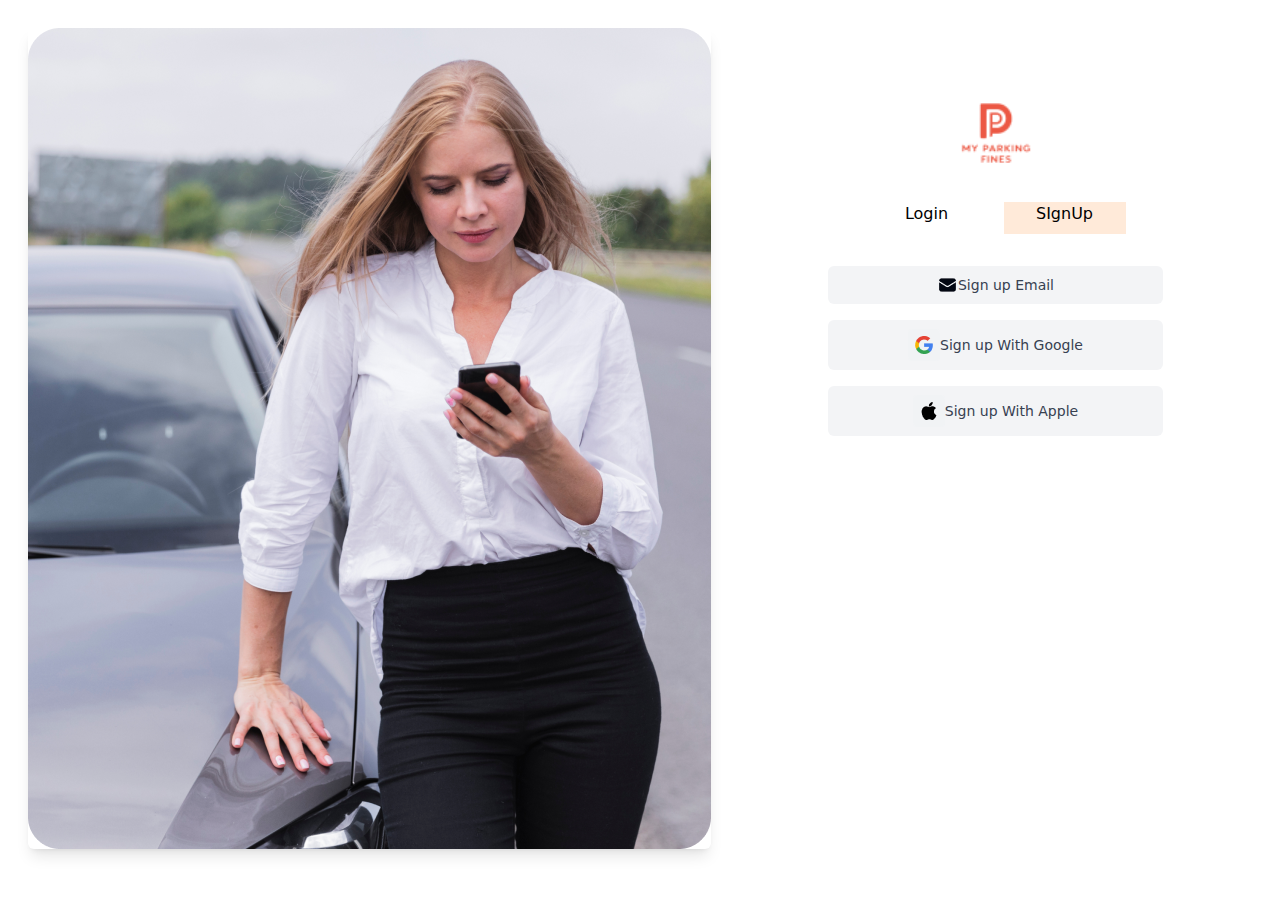
<file: src/pages/SIgnIn.html>
<!DOCTYPE html>
<html lang="en">
<head>
    <meta charset="UTF-8">
    <meta name="viewport" content="width=device-width, initial-scale=1.0">
    <title>My Parking Fines - Sign In</title>
    <link rel="stylesheet" href="../output.css">
</head>
<body class="bg-white flex min-h-screen">
    <div class="hidden md:flex md:flex-col md:ml-7 md:mt-7 md:mb-6">
        <img src="../icons-images/Front-view-woman.png" alt="" class="w-[683px] h-[821px] shadow-lg rounded-md">
    </div>
    <div class="w-full max-w-md p-8 space-y-8 bg-white mt-16 md:flex md:flex-col md:mx-auto">
        <div class="flex justify-center">
            <img src="../icons-images/mpf logo orange (1) 2.png" alt="My Parking Fines Logo" class="h-[74px] w-[74px]">
        </div>
        <div class="flex justify-center mt-4 space-x-4 w-[260px] h-[32px] mx-auto">
            <div class="w-[130px]  text-center">
                <a href="../index.html">Login</a>
            </div>
            <div class="text-center bg-[#ffead9] w-[130px]">
                <a href="../src/pages/SIgnIn.html">SIgnUp</a>
            </div>
        </div>
        <div class="mt-8 space-y-4 w-[335px] mx-auto">
            <button id="EmailBtn" class="w-full flex items-center justify-center px-4 py-2 border border-transparent text-sm font-medium rounded-md text-gray-700 bg-gray-100">
                <img src="../icons-images/envelope-solid.png" alt="">
                Sign up Email
            </button>

            <div id="EmailForm" class="hidden">

                <div class="gap-2 flex">
                     <div class="">
                         <label for="" class="font-bold text-[11px]">First Name</label>
                         <input type="text" class="w-[161.92px] h-[32px border rounded-md]">
                     </div>
                     <div class="">
                         <label for="" class="font-bold text-[11px]">Last Name</label>
                         <input type="text" class="w-[161.92px] h-[32px border rounded-md]">
                     </div>
                </div> 
                     <div>
                         <label for="" class="text-[11px] font-bold">Phone Number</label>
                         <input type="number" placeholder="+44-XXXX-XXXXXX" class="border rounded-l-lg w-[335px] h-[32px] p-2">
                         <div class="w-[335px]" id="">
                             <div class="flex flex-col">
                                 <label for="Email" class="text-[11px] font-bold">Email</label>
                                 <input type="text" id="Email" class="border rounded-md w-[335px] h-[32px] mt-2">
                             </div>
                             <div>
                                 <label for="" class="text-[11px] font-bold">Date of birth</label>
                                 <img src="../icons-images/calendar-mini.png" alt="" class="relative top-7 left-[2px]">
                                 <input type="text" placeholder="DD/MM/YYYY" class="border rounded-l-lg w-[335px] h-[32px] pt-2 px-6">
                                </div>
                             <div class="flex flex-col pt-2">
                                 <div class="text-[11px] font-bold flex justify-between">
                                     <label for="password">Password</label>
                                     <a href="#">Forgot Password</a>
                                 </div>
                               <div class="flex mt-2">
                                 <input type="password" id="password" class="border rounded-l-lg w-[302px] h-[32px]">
                                 <div class="w-[32px] border flex justify-center items-center rounded-r-lg"><img src="../icons-images/eye-mini.png" alt="" class="" id="eyeIcon"></div>
                               </div>
                             </div>
                             <button class="w-[336px] mt-3 py-3 bg-orange-500 border rounded-lg">Sign up</button>
                             <div class="mx-auto flex justify-center items-center gap-4 mt-4">
                                 <div class="w-[80.5px] h-[1px] bg-gray-700"></div>
                                 <p>Or you can</p>
                                 <div class="w-[80.5px] h-[1px] bg-gray-700"></div>
                             </div>
                         </div>
                     </div>
            </div>
            <button class="w-full flex items-center justify-center px-4 py-2 border border-transparent text-sm font-medium rounded-md text-gray-700 bg-gray-100 ">
               <img src="../icons-images/Google1.png" alt="">
                Sign up With Google
            </button>
            <button class="w-full flex items-center justify-center px-4 py-2 border border-transparent text-sm font-medium rounded-md text-gray-700 bg-gray-100 ">
                <img src="../icons-images/apple1.png" alt="">
                Sign up With Apple
            </button>
        </div>
    </div>
    <script src="../scripts/CreateAccount.js"></script>
</body>
</html>
</file>
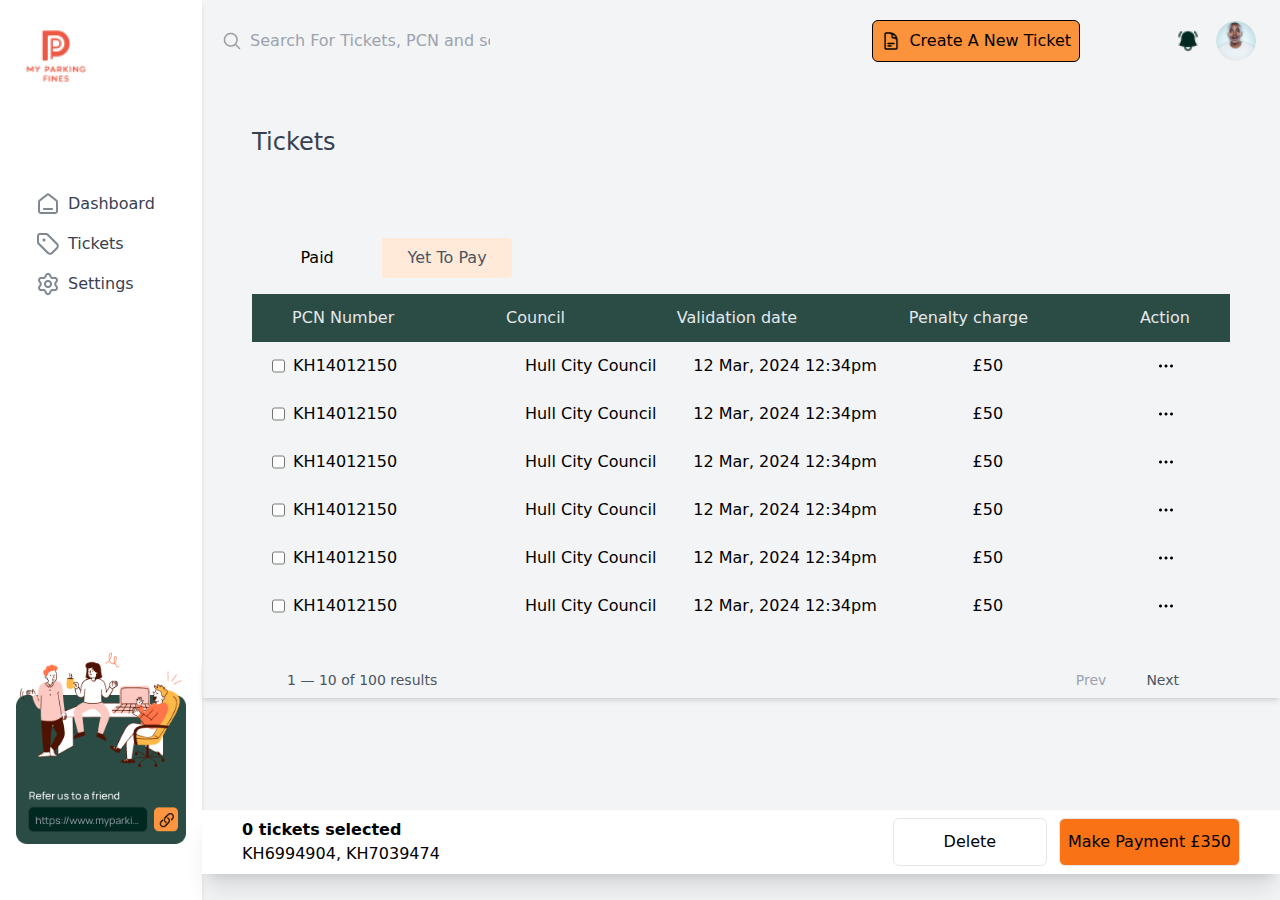
<file: src/pages/unpaidTickets.html>
<!DOCTYPE html>
<html lang="en">
<head>
    <meta charset="UTF-8">
    <meta name="viewport" content="width=device-width, initial-scale=1.0">
    <title>Tickets</title>
    <link rel="stylesheet" href="../output.css">
</head>
<body class="bg-gray-100 md:flex">
    <aside class=" hidden w-60 bg-white shadow-md md:flex md:flex-col justify-between min-h-screen">
        <div class=" pt-6">
          <img src="../icons-images/mpf logo orange (1) 2.png" alt="logo" class="w-16 h-16 ml-6 mb-8">
          <nav class="space-y-4  relative top-16">
            <ul>
              <li class="flex items-center space-x-2 py-2 px-9 text-gray-700 hover:bg-[#002820] hover:text-white hover:rounded-l-full">
                <img src="../icons-images/home-line.png" alt="Dashboard" class="w-6 h-6">
                <a href="./pages/dashboard1.html">Dashboard</a>
              </li> 
              <li class="flex items-center space-x-2 py-2 px-9 text-gray-700 hover:bg-[#002820] hover:text-white hover:rounded-l-full">
                <img src="../icons-images/tag-01.png" alt="Tickets" class="w-6 h-6">
                <a href="#">Tickets</a>
              </li>
              <li class="flex items-center space-x-2 py-2 px-9 text-gray-700 hover:bg-[#002820] hover:text-white hover:rounded-l-full">
                <img src="../icons-images/settings-02.png" alt="Settings" class="w-6 h-6">
                <a href="#">Settings</a>
              </li>
            </ul>
          </nav>
        </div>
        <div class="p-4">
          <img src="../icons-images/Group 875314.png" alt="Refer a friend" class="mx-auto relative bottom-10">
        </div>
        
      </aside>
    <div class="container mx-auto">
        <header class=" hidden md:flex justify-between items-center mb-6 mt-5">
            <div class="flex items-center gap-2 ml-5">
              <label for="SearchInput"><img src="../icons-images/magnifying-glass.png" alt="Search" class="w-5 h-5"></label>
              <input type="text" id="SearchInput" placeholder="Search For Tickets, PCN and so on" class="w-60 bg-inherit focus:outline-none text-gray-700">
            </div>
            <div class="flex items-center gap-24">
              <button class="flex items-center gap-2 py-2 px-2 bg-orange-400  border border-black rounded-md hover:bg-orange-500">
                <img src="../icons-images/document-text.png" alt="Create Ticket" class="w-5 h-5">
                <a href="./CreateTicket.html">Create A New Ticket</a>
              </button>
              <div class="flex items-center gap-4 mr-6">
                <div>
                    <img src="../icons-images/bell-alert-solid.png" alt="Notification" class="w-6 h-6 text-gray-700" id="notificationsicon">
                  
                  
                    <div id="notifications" class=" hidden absolute w-[483px] h-[400px] bg-white shadow-lg right-[70px] top-[75px] space-y-2 rounded overflow-y-scroll">
                        <div class="flex justify-between border-b border-gray-400 px-3 py-3 text-gray-200">
                            <h2 class="font-bold">Notification</h2>
                            <img src="../icons-images/x-mark-mini.png" alt="" class="" id="hideNotifications">
                        </div>
                        <div>
                            <!--notification content -->
                            <div class="flex justify-between py-2 px-3">
                                <div class="flex gap-2">
                                    <img src="../icons-images/Blackexclamation.png" alt="" class="h-[16px] w-[16px]">
                                    <div>
                                        <h2 class="text-[13px] font-bold">Ticket paid</h2>
                                        <p class="text-[13px]">your ticket has been paid</p>
                                    </div>
                                </div>
        
                                <div>
                                    <h2 class="text-[13px]">> 1m ago</h2>
                                </div>
                            </div>
        
                            <div class="flex justify-between py-2 px-3">
                                <div class="flex gap-2">
                                    <img src="../icons-images/Blackexclamation.png" alt="" class="h-[16px] w-[16px]">
                                    <div>
                                        <h2 class="text-[13px] font-bold">Ticket paid</h2>
                                        <p class="text-[13px]">your ticket has been paid</p>
                                    </div>
                                </div>
        
                                <div>
                                    <h2 class="text-[13px]">> 1m ago</h2>
                                </div>
                            </div>
        
                            <div class="flex justify-between py-2 px-3">
                                <div class="flex gap-2">
                                    <img src="../icons-images/Blackexclamation.png" alt="" class="h-[16px] w-[16px]">
                                    <div>
                                        <h2 class="text-[13px] font-bold">Ticket paid</h2>
                                        <p class="text-[13px]">your ticket has been paid</p>
                                    </div>
                                </div>
        
                                <div>
                                    <h2 class="text-[13px]">> 1m ago</h2>
                                </div>
                            </div>
        
                            <div class="flex flex-col py-2 px-3">
                                <div  class="flex justify-between"> <div class="flex gap-2">
                                    <img src="../icons-images/Blackexclamation.png" alt="" class="h-[16px] w-[16px]">
                                    <div>
                                        <h2 class="text-[13px] font-bold">issue with ticket</h2>
                                    </div>
                                </div>
        
                                <div>
                                    <h2 class="text-[13px]">> 1m ago</h2>
                                </div></div>
        
                                <div class="px-6"><p>Ticket with the PCN KH9802804 has been flagged, there is an issue with the ticket</p></div>
                            </div>
                            <div class="flex flex-col py-2 px-3">
                                <div  class="flex justify-between"> <div class="flex gap-2">
                                    <img src="../icons-images/Blackexclamation.png" alt="" class="h-[16px] w-[16px]">
                                    <div>
                                        <h2 class="text-[13px] font-bold">issue with ticket</h2>
                                    </div>
                                </div>
        
                                <div>
                                    <h2 class="text-[13px]">> 1m ago</h2>
                                </div></div>
        
                                <div class="px-6"><p>Ticket with the PCN KH9802804 has been flagged, there is an issue with the ticket</p></div>
                            </div>
                            <div class="flex flex-col py-2 px-3">
                                <div  class="flex justify-between"> <div class="flex gap-2">
                                    <img src="../icons-images/Blackexclamation.png" alt="" class="h-[16px] w-[16px]">
                                    <div>
                                        <h2 class="text-[13px] font-bold">issue with ticket</h2>
                                    </div>
                                </div>
        
                                <div>
                                    <h2 class="text-[13px]">> 1m ago</h2>
                                </div></div>
        
                                <div class="px-6"><p>Ticket with the PCN KH9802804 has been flagged, there is an issue with the ticket</p></div>
                            </div>
        
        
        
                        </div>
                    </div>
                </div>
                
        
                <img src="../icons-images/Group 166.png" alt="User" class="w-10 h-10 rounded-full " id="Profile">
                <div id="Logout" class="w-36 h-10 absolute bg-white
                 shadow-lg border border-gray-300
                  rounded-md top-[68px] right-[4px] py-2 px-3 hidden">
                  <h2>log out</h2>
                </div>
              </div>
            </div>
          </header>
        
        <!-- Navbar -->
        <div class="flex items-center justify-between mb-4 px-4 pt-4 md:hidden">
            <img src="../icons-images/menu-01.png" alt="Menu" class="w-6 h-6" id="menu">
            <h1 class="text-xl font-semibold">Tickets</h1>
            <img src="../icons-images/bell-alert-solid.png" alt="Notification" class="w-6 h-6">
        </div>
        <nav id="nav" class="fixed inset-0 bg-white transform -translate-x-60 transition-transform duration-300 z-50 w-[245px]">
            <div class="">
                <div class="flex items-end justify-end mb-6 px-6 pt-6">
                    <img src="../icons-images/x-mark.png" alt="x" id="close">
                </div>
                <div class=" flex justify-between items-center mb-10 px-6">
                    <img src="../icons-images/mpf logo orange (1) 2.png" alt="">
                    <div>
                        <img id="icon-logout" src="../icons-images/Group 166.png" alt="">
                        <div  id="logoutbtn" class="rounded  hidden shadow-lg border border-gray-300 text-center bg-white px-2 py-2">
                            log out
                        </div>
                    </div>
                </div>
                <ul class="space-y-6">
                    <li class="flex items-center space-x-2 py-2 px-8 text-gray-700 hover:bg-[#002820] hover:text-white hover:rounded-l-full">
                        <img src="../icons-images/home-line.png" alt="">
                        <a href="#" class="text-lg font-semibold">Dashboard</a>
                    </li>
                    <li class="flex items-center space-x-2 py-2 px-8 text-gray-700 hover:bg-[#002820] hover:text-white hover:rounded-l-full">
                        <img src="../icons-images/tag-01.png" alt="tickets" class="w-6 h-6 mr-2">
                        <a href="#" class="text-lg font-semibold">Tickets</a>
                    </li>
                    <li class="flex items-center space-x-2 py-2 px-8 text-gray-700 hover:bg-[#002820] hover:text-white hover:rounded-l-full">
                        <img src="../icons-images/settings-02.png" alt="settings" class="w-6 h-6 mr-2">
                        <a href="#" class="text-lg font-semibold">Settings</a>
                    </li>
                </ul>
            </div>
    
            <div class=" relative -bottom-10 flex items-center justify-center mt-36">
                <img src="../icons-images/Group 875314.png" alt="">
            </div>
            
        </nav>

        <div class="hidden md:flex px-[50px] mt-16">
            <h2 class="text-2xl bold text-gray-700">Tickets</h2>
        </div>


        <!-- Tabs -->
        <div class="flex mb-4 justify-center mt-20 md:justify-start md:px-[50px]">
            <button class=" px-4 py-2 w-[130px] rounded-l">Paid</button>
            <button class="bg-[#FFEAD9] text-gray-600 px-4 py-2 w-[130px] rounded-r">Yet To Pay</button>
        </div>
        <!-- Ticket Table -->
        <div class="bg-gray-100 text-[13px] px-2 md:px-[45px] md:hidden">
           <div class="flex justify-between px-3 py-3">
                <div class="flex gap-2">
                    <input class="checked:bg-rose-300 border border-orange-300" type="checkbox">
                    <div>
                        <h2>KH14012150</h2>
                        <p class="text-gray-500">12 Mar, 2024 12:34pm</p>
                    </div>
                </div>
                    <div class="">
                        <div class="w-[106px]">
                            <h2 class="relative left-[72px]">£50</h2>
                            <p class="text-gray-500">Hull City Council</p>
                        </div>
                        
                    </div>
           </div>
           <div class="flex justify-between px-3 py-3">
            <div class="flex gap-2">
                <input class="checked:bg-rose-300 border border-orange-300" type="checkbox">
                <div>
                    <h2>KH14012150</h2>
                    <p class="text-gray-500">12 Mar, 2024 12:34pm</p>
                </div>
            </div>
                <div class="flex gap-3">
                    <div class="w-[106px]">
                        <h2 class="relative left-[72px]">£50</h2>
                        <p class="text-gray-500">Hull City Council</p>
                    </div>
                    
                </div>
       </div>
     
       <div class="flex justify-between px-3 py-3">
        <div class="flex gap-2">
            <input class="checked:bg-rose-300 border border-orange-300" type="checkbox">
            <div>
                <h2>KH14012150</h2>
                <p class="text-gray-500">12 Mar, 2024 12:34pm</p>
            </div>
        </div>
            <div class="flex gap-3">
                <div class="w-[106px]">
                    <h2 class="relative left-[72px]">£50</h2>
                    <p class="text-gray-500">Hull City Council</p>
                </div>
                
            </div>
   </div>
 
   <div class="flex justify-between px-3 py-3">
    <div class="flex gap-2">
        <input class="checked:bg-rose-300 border border-orange-300" type="checkbox">
        <div>
            <h2>KH14012150</h2>
            <p class="text-gray-500">12 Mar, 2024 12:34pm</p>
        </div>
    </div>
        <div class="flex gap-3">
            <div class="w-[106px]">
                <h2 class="relative left-[72px]">£50</h2>
                <p class="text-gray-500">Hull City Council</p>
            </div>
            
        </div>
</div>

<div class="flex justify-between px-3 py-3">
    <div class="flex gap-2">
        <input class="checked:bg-rose-300 border border-orange-300" type="checkbox">
        <div>
            <h2>KH14012150</h2>
            <p class="text-gray-500">12 Mar, 2024 12:34pm</p>
        </div>
    </div>
        <div class="flex gap-3">
            <div class="w-[106px]">
                <h2 class="relative left-[72px]">£50</h2>
                <p class="text-gray-500">Hull City Council</p>
            </div>
        
        </div>
</div>

<div class="flex justify-between px-3 py-3">
    <div class="flex gap-2">
        <input class="checked:bg-rose-300 border border-orange-300" type="checkbox">
        <div>
            <h2>KH14012150</h2>
            <p class="text-gray-500">12 Mar, 2024 12:34pm</p>
        </div>
    </div>
        <div class="flex gap-3">
            <div class="w-[106px]">
                <h2 class="relative left-[72px]">£50</h2>
                <p class="text-gray-500">Hull City Council</p>
            </div>
        </div>
</div>


        </div>
        
        <div class="hidden  md:flex flex-col px-[50px]">
            <!-- desktop table -->
            <div class="flex justify-between items-center bg-[#2A4C45] px-10 list-none gap-10">
                <!-- table header -->
                <li class="py-3 text-gray-200"><h2>PCN Number</h2></li>
                <li class="py-3 text-gray-200"><h2>Council</h2></li>
                <li class="py-3 text-gray-200"><h2>Validation date</h2></li>
                <li class="py-3 text-gray-200"><h2>Penalty charge</h2></li>
                <li class="py-3 text-gray-200"><h2>Action</h2></li>
            </div>
            <div class="flex justify-between items-center px-10 list-none gap-6">
        
                <li class="py-3  flex gap-2 relative -left-[20px]">
                    <input class="checked:bg-rose-300 border border-orange-300" type="checkbox">
                    <h2>KH14012150</h2></li>
                <li class="py-3 relative left-[6px] "><h2>Hull City Council</h2></li>
                <li class="py-3 relative -left-[59px]"><h2>12 Mar, 2024 12:34pm</h2></li>
                <li class="py-3 relative -left-[65px]"><h2>£50</h2></li>
                
                <li class="py-3 relative -left-[14px] "><img src="../icons-images/ellipsis-horizontal.png" alt=""></li>
            </div>
            <div class="flex justify-between items-center px-10 list-none gap-6">
        
                <li class="py-3  flex gap-2 relative -left-[20px]">
                    <input class="checked:bg-rose-300 border border-orange-300" type="checkbox">
                    <h2>KH14012150</h2></li>
                <li class="py-3 relative left-[6px] "><h2>Hull City Council</h2></li>
                <li class="py-3 relative -left-[59px]"><h2>12 Mar, 2024 12:34pm</h2></li>
                <li class="py-3 relative -left-[65px]"><h2>£50</h2></li>
                
                <li class="py-3 relative -left-[14px] "><img src="../icons-images/ellipsis-horizontal.png" alt=""></li>
            </div>
            <div class="flex justify-between items-center px-10 list-none gap-6">
        
                <li class="py-3  flex gap-2 relative -left-[20px]">
                    <input class="checked:bg-rose-300 border border-orange-300" type="checkbox">
                    <h2>KH14012150</h2></li>
                <li class="py-3 relative left-[6px] "><h2>Hull City Council</h2></li>
                <li class="py-3 relative -left-[59px]"><h2>12 Mar, 2024 12:34pm</h2></li>
                <li class="py-3 relative -left-[65px]"><h2>£50</h2></li>
                
                <li class="py-3 relative -left-[14px] "><img src="../icons-images/ellipsis-horizontal.png" alt=""></li>
            </div>
            <div class="flex justify-between items-center px-10 list-none gap-6">
        
                <li class="py-3  flex gap-2 relative -left-[20px]">
                    <input class="checked:bg-rose-300 border border-orange-300" type="checkbox">
                    <h2>KH14012150</h2></li>
                <li class="py-3 relative left-[6px] "><h2>Hull City Council</h2></li>
                <li class="py-3 relative -left-[59px]"><h2>12 Mar, 2024 12:34pm</h2></li>
                <li class="py-3 relative -left-[65px]"><h2>£50</h2></li>
                
                <li class="py-3 relative -left-[14px] "><img src="../icons-images/ellipsis-horizontal.png" alt=""></li>
            </div>
            <div class="flex justify-between items-center px-10 list-none gap-6">
        
                <li class="py-3  flex gap-2 relative -left-[20px]">
                    <input class="checked:bg-rose-300 border border-orange-300" type="checkbox">
                    <h2>KH14012150</h2></li>
                <li class="py-3 relative left-[6px] "><h2>Hull City Council</h2></li>
                <li class="py-3 relative -left-[59px]"><h2>12 Mar, 2024 12:34pm</h2></li>
                <li class="py-3 relative -left-[65px]"><h2>£50</h2></li>
                
                <li class="py-3 relative -left-[14px] "><img src="../icons-images/ellipsis-horizontal.png" alt=""></li>
            </div>
            <div class="flex justify-between items-center px-10 list-none gap-6">
        
                <li class="py-3  flex gap-2 relative -left-[20px]">
                    <input class="checked:bg-rose-300 border border-orange-300" type="checkbox">
                    <h2>KH14012150</h2></li>
                <li class="py-3 relative left-[6px] "><h2>Hull City Council</h2></li>
                <li class="py-3 relative -left-[59px]"><h2>12 Mar, 2024 12:34pm</h2></li>
                <li class="py-3 relative -left-[65px]"><h2>£50</h2></li>
                
                <li class="py-3 relative -left-[14px] "><img src="../icons-images/ellipsis-horizontal.png" alt=""></li>
            </div>

        </div>

        <!-- Pagination -->
        <div class="flex items-center justify-between shadow-md mt-8 px-4 md:px-[85px] md:mb-28">
            <div class="text-sm text-gray-600">1 — 10 of 100 results</div>
            <div class="flex items-center space-x-2">
                <button class="px-4 py-2 text-sm text-gray-400  rounded">Prev</button>
                <button class="px-4 py-2 text-sm text-gray-600  rounded">Next</button>
            </div>
        </div>
        <!-- selected ticket-->
        <div class="flex justify-center text-center mt-5 md:hidden ">
           <div class="">
                <h2 class="font-semibold">
                    <span>0</span>
                   tickets selected
                </h2>
                <p>KH6994904, KH7039474</p>
                <div class="flex gap-3">
                    <Button class="bg-white px-2 py-2 w-[154px] rounded-md border">Delete</Button>
                    <button class="bg-orange-500 border rounded-md px-2 py-2">Make Payment £350</button>
                </div>
           </div>
        </div>
        <div class="hidden md:flex justify-between px-10 py-2 bg-white shadow-xl">
            <div>
                <h2 class="font-semibold">
                    <span>0</span>
                   tickets selected
                </h2>
                <p>KH6994904, KH7039474</p>
            </div>
            <div class="flex gap-3">
                <Button class="bg-white px-2 py-2 w-[154px] rounded-md border">Delete</Button>
                <button class="bg-orange-500 border rounded-md px-2 py-2">Make Payment £350</button>
            </div>
        </div>
    </div>
    <script src="../scripts/paidTickets.js"></script>
</body>
</html>
</file>
<file: src/main.css>
* {
    font-family: 'manrope', serif;
};
</file>
<file: src/output.css>
/*
! tailwindcss v3.4.3 | MIT License | https://tailwindcss.com
*/

/*
1. Prevent padding and border from affecting element width. (https://github.com/mozdevs/cssremedy/issues/4)
2. Allow adding a border to an element by just adding a border-width. (https://github.com/tailwindcss/tailwindcss/pull/116)
*/

*,
::before,
::after {
  box-sizing: border-box;
  /* 1 */
  border-width: 0;
  /* 2 */
  border-style: solid;
  /* 2 */
  border-color: #e5e7eb;
  /* 2 */
}

::before,
::after {
  --tw-content: '';
}

/*
1. Use a consistent sensible line-height in all browsers.
2. Prevent adjustments of font size after orientation changes in iOS.
3. Use a more readable tab size.
4. Use the user's configured `sans` font-family by default.
5. Use the user's configured `sans` font-feature-settings by default.
6. Use the user's configured `sans` font-variation-settings by default.
7. Disable tap highlights on iOS
*/

html,
:host {
  line-height: 1.5;
  /* 1 */
  -webkit-text-size-adjust: 100%;
  /* 2 */
  -moz-tab-size: 4;
  /* 3 */
  -o-tab-size: 4;
     tab-size: 4;
  /* 3 */
  font-family: ui-sans-serif, system-ui, sans-serif, "Apple Color Emoji", "Segoe UI Emoji", "Segoe UI Symbol", "Noto Color Emoji";
  /* 4 */
  font-feature-settings: normal;
  /* 5 */
  font-variation-settings: normal;
  /* 6 */
  -webkit-tap-highlight-color: transparent;
  /* 7 */
}

/*
1. Remove the margin in all browsers.
2. Inherit line-height from `html` so users can set them as a class directly on the `html` element.
*/

body {
  margin: 0;
  /* 1 */
  line-height: inherit;
  /* 2 */
}

/*
1. Add the correct height in Firefox.
2. Correct the inheritance of border color in Firefox. (https://bugzilla.mozilla.org/show_bug.cgi?id=190655)
3. Ensure horizontal rules are visible by default.
*/

hr {
  height: 0;
  /* 1 */
  color: inherit;
  /* 2 */
  border-top-width: 1px;
  /* 3 */
}

/*
Add the correct text decoration in Chrome, Edge, and Safari.
*/

abbr:where([title]) {
  -webkit-text-decoration: underline dotted;
          text-decoration: underline dotted;
}

/*
Remove the default font size and weight for headings.
*/

h1,
h2,
h3,
h4,
h5,
h6 {
  font-size: inherit;
  font-weight: inherit;
}

/*
Reset links to optimize for opt-in styling instead of opt-out.
*/

a {
  color: inherit;
  text-decoration: inherit;
}

/*
Add the correct font weight in Edge and Safari.
*/

b,
strong {
  font-weight: bolder;
}

/*
1. Use the user's configured `mono` font-family by default.
2. Use the user's configured `mono` font-feature-settings by default.
3. Use the user's configured `mono` font-variation-settings by default.
4. Correct the odd `em` font sizing in all browsers.
*/

code,
kbd,
samp,
pre {
  font-family: ui-monospace, SFMono-Regular, Menlo, Monaco, Consolas, "Liberation Mono", "Courier New", monospace;
  /* 1 */
  font-feature-settings: normal;
  /* 2 */
  font-variation-settings: normal;
  /* 3 */
  font-size: 1em;
  /* 4 */
}

/*
Add the correct font size in all browsers.
*/

small {
  font-size: 80%;
}

/*
Prevent `sub` and `sup` elements from affecting the line height in all browsers.
*/

sub,
sup {
  font-size: 75%;
  line-height: 0;
  position: relative;
  vertical-align: baseline;
}

sub {
  bottom: -0.25em;
}

sup {
  top: -0.5em;
}

/*
1. Remove text indentation from table contents in Chrome and Safari. (https://bugs.chromium.org/p/chromium/issues/detail?id=999088, https://bugs.webkit.org/show_bug.cgi?id=201297)
2. Correct table border color inheritance in all Chrome and Safari. (https://bugs.chromium.org/p/chromium/issues/detail?id=935729, https://bugs.webkit.org/show_bug.cgi?id=195016)
3. Remove gaps between table borders by default.
*/

table {
  text-indent: 0;
  /* 1 */
  border-color: inherit;
  /* 2 */
  border-collapse: collapse;
  /* 3 */
}

/*
1. Change the font styles in all browsers.
2. Remove the margin in Firefox and Safari.
3. Remove default padding in all browsers.
*/

button,
input,
optgroup,
select,
textarea {
  font-family: inherit;
  /* 1 */
  font-feature-settings: inherit;
  /* 1 */
  font-variation-settings: inherit;
  /* 1 */
  font-size: 100%;
  /* 1 */
  font-weight: inherit;
  /* 1 */
  line-height: inherit;
  /* 1 */
  letter-spacing: inherit;
  /* 1 */
  color: inherit;
  /* 1 */
  margin: 0;
  /* 2 */
  padding: 0;
  /* 3 */
}

/*
Remove the inheritance of text transform in Edge and Firefox.
*/

button,
select {
  text-transform: none;
}

/*
1. Correct the inability to style clickable types in iOS and Safari.
2. Remove default button styles.
*/

button,
input:where([type='button']),
input:where([type='reset']),
input:where([type='submit']) {
  -webkit-appearance: button;
  /* 1 */
  background-color: transparent;
  /* 2 */
  background-image: none;
  /* 2 */
}

/*
Use the modern Firefox focus style for all focusable elements.
*/

:-moz-focusring {
  outline: auto;
}

/*
Remove the additional `:invalid` styles in Firefox. (https://github.com/mozilla/gecko-dev/blob/2f9eacd9d3d995c937b4251a5557d95d494c9be1/layout/style/res/forms.css#L728-L737)
*/

:-moz-ui-invalid {
  box-shadow: none;
}

/*
Add the correct vertical alignment in Chrome and Firefox.
*/

progress {
  vertical-align: baseline;
}

/*
Correct the cursor style of increment and decrement buttons in Safari.
*/

::-webkit-inner-spin-button,
::-webkit-outer-spin-button {
  height: auto;
}

/*
1. Correct the odd appearance in Chrome and Safari.
2. Correct the outline style in Safari.
*/

[type='search'] {
  -webkit-appearance: textfield;
  /* 1 */
  outline-offset: -2px;
  /* 2 */
}

/*
Remove the inner padding in Chrome and Safari on macOS.
*/

::-webkit-search-decoration {
  -webkit-appearance: none;
}

/*
1. Correct the inability to style clickable types in iOS and Safari.
2. Change font properties to `inherit` in Safari.
*/

::-webkit-file-upload-button {
  -webkit-appearance: button;
  /* 1 */
  font: inherit;
  /* 2 */
}

/*
Add the correct display in Chrome and Safari.
*/

summary {
  display: list-item;
}

/*
Removes the default spacing and border for appropriate elements.
*/

blockquote,
dl,
dd,
h1,
h2,
h3,
h4,
h5,
h6,
hr,
figure,
p,
pre {
  margin: 0;
}

fieldset {
  margin: 0;
  padding: 0;
}

legend {
  padding: 0;
}

ol,
ul,
menu {
  list-style: none;
  margin: 0;
  padding: 0;
}

/*
Reset default styling for dialogs.
*/

dialog {
  padding: 0;
}

/*
Prevent resizing textareas horizontally by default.
*/

textarea {
  resize: vertical;
}

/*
1. Reset the default placeholder opacity in Firefox. (https://github.com/tailwindlabs/tailwindcss/issues/3300)
2. Set the default placeholder color to the user's configured gray 400 color.
*/

input::-moz-placeholder, textarea::-moz-placeholder {
  opacity: 1;
  /* 1 */
  color: #9ca3af;
  /* 2 */
}

input::placeholder,
textarea::placeholder {
  opacity: 1;
  /* 1 */
  color: #9ca3af;
  /* 2 */
}

/*
Set the default cursor for buttons.
*/

button,
[role="button"] {
  cursor: pointer;
}

/*
Make sure disabled buttons don't get the pointer cursor.
*/

:disabled {
  cursor: default;
}

/*
1. Make replaced elements `display: block` by default. (https://github.com/mozdevs/cssremedy/issues/14)
2. Add `vertical-align: middle` to align replaced elements more sensibly by default. (https://github.com/jensimmons/cssremedy/issues/14#issuecomment-634934210)
   This can trigger a poorly considered lint error in some tools but is included by design.
*/

img,
svg,
video,
canvas,
audio,
iframe,
embed,
object {
  display: block;
  /* 1 */
  vertical-align: middle;
  /* 2 */
}

/*
Constrain images and videos to the parent width and preserve their intrinsic aspect ratio. (https://github.com/mozdevs/cssremedy/issues/14)
*/

img,
video {
  max-width: 100%;
  height: auto;
}

/* Make elements with the HTML hidden attribute stay hidden by default */

[hidden] {
  display: none;
}

*, ::before, ::after {
  --tw-border-spacing-x: 0;
  --tw-border-spacing-y: 0;
  --tw-translate-x: 0;
  --tw-translate-y: 0;
  --tw-rotate: 0;
  --tw-skew-x: 0;
  --tw-skew-y: 0;
  --tw-scale-x: 1;
  --tw-scale-y: 1;
  --tw-pan-x:  ;
  --tw-pan-y:  ;
  --tw-pinch-zoom:  ;
  --tw-scroll-snap-strictness: proximity;
  --tw-gradient-from-position:  ;
  --tw-gradient-via-position:  ;
  --tw-gradient-to-position:  ;
  --tw-ordinal:  ;
  --tw-slashed-zero:  ;
  --tw-numeric-figure:  ;
  --tw-numeric-spacing:  ;
  --tw-numeric-fraction:  ;
  --tw-ring-inset:  ;
  --tw-ring-offset-width: 0px;
  --tw-ring-offset-color: #fff;
  --tw-ring-color: rgb(59 130 246 / 0.5);
  --tw-ring-offset-shadow: 0 0 #0000;
  --tw-ring-shadow: 0 0 #0000;
  --tw-shadow: 0 0 #0000;
  --tw-shadow-colored: 0 0 #0000;
  --tw-blur:  ;
  --tw-brightness:  ;
  --tw-contrast:  ;
  --tw-grayscale:  ;
  --tw-hue-rotate:  ;
  --tw-invert:  ;
  --tw-saturate:  ;
  --tw-sepia:  ;
  --tw-drop-shadow:  ;
  --tw-backdrop-blur:  ;
  --tw-backdrop-brightness:  ;
  --tw-backdrop-contrast:  ;
  --tw-backdrop-grayscale:  ;
  --tw-backdrop-hue-rotate:  ;
  --tw-backdrop-invert:  ;
  --tw-backdrop-opacity:  ;
  --tw-backdrop-saturate:  ;
  --tw-backdrop-sepia:  ;
  --tw-contain-size:  ;
  --tw-contain-layout:  ;
  --tw-contain-paint:  ;
  --tw-contain-style:  ;
}

::backdrop {
  --tw-border-spacing-x: 0;
  --tw-border-spacing-y: 0;
  --tw-translate-x: 0;
  --tw-translate-y: 0;
  --tw-rotate: 0;
  --tw-skew-x: 0;
  --tw-skew-y: 0;
  --tw-scale-x: 1;
  --tw-scale-y: 1;
  --tw-pan-x:  ;
  --tw-pan-y:  ;
  --tw-pinch-zoom:  ;
  --tw-scroll-snap-strictness: proximity;
  --tw-gradient-from-position:  ;
  --tw-gradient-via-position:  ;
  --tw-gradient-to-position:  ;
  --tw-ordinal:  ;
  --tw-slashed-zero:  ;
  --tw-numeric-figure:  ;
  --tw-numeric-spacing:  ;
  --tw-numeric-fraction:  ;
  --tw-ring-inset:  ;
  --tw-ring-offset-width: 0px;
  --tw-ring-offset-color: #fff;
  --tw-ring-color: rgb(59 130 246 / 0.5);
  --tw-ring-offset-shadow: 0 0 #0000;
  --tw-ring-shadow: 0 0 #0000;
  --tw-shadow: 0 0 #0000;
  --tw-shadow-colored: 0 0 #0000;
  --tw-blur:  ;
  --tw-brightness:  ;
  --tw-contrast:  ;
  --tw-grayscale:  ;
  --tw-hue-rotate:  ;
  --tw-invert:  ;
  --tw-saturate:  ;
  --tw-sepia:  ;
  --tw-drop-shadow:  ;
  --tw-backdrop-blur:  ;
  --tw-backdrop-brightness:  ;
  --tw-backdrop-contrast:  ;
  --tw-backdrop-grayscale:  ;
  --tw-backdrop-hue-rotate:  ;
  --tw-backdrop-invert:  ;
  --tw-backdrop-opacity:  ;
  --tw-backdrop-saturate:  ;
  --tw-backdrop-sepia:  ;
  --tw-contain-size:  ;
  --tw-contain-layout:  ;
  --tw-contain-paint:  ;
  --tw-contain-style:  ;
}

.container {
  width: 100%;
}

@media (min-width: 640px) {
  .container {
    max-width: 640px;
  }
}

@media (min-width: 768px) {
  .container {
    max-width: 768px;
  }
}

@media (min-width: 1024px) {
  .container {
    max-width: 1024px;
  }
}

@media (min-width: 1280px) {
  .container {
    max-width: 1280px;
  }
}

@media (min-width: 1536px) {
  .container {
    max-width: 1536px;
  }
}

.fixed {
  position: fixed;
}

.absolute {
  position: absolute;
}

.relative {
  position: relative;
}

.inset-0 {
  inset: 0px;
}

.inset-y-0 {
  top: 0px;
  bottom: 0px;
}

.-bottom-10 {
  bottom: -2.5rem;
}

.-bottom-3 {
  bottom: -0.75rem;
}

.-left-3 {
  left: -0.75rem;
}

.-left-\[14px\] {
  left: -14px;
}

.-left-\[20px\] {
  left: -20px;
}

.-left-\[26px\] {
  left: -26px;
}

.-left-\[59px\] {
  left: -59px;
}

.-left-\[65px\] {
  left: -65px;
}

.-top-10 {
  top: -2.5rem;
}

.-top-4 {
  top: -1rem;
}

.-top-8 {
  top: -2rem;
}

.bottom-0 {
  bottom: 0px;
}

.bottom-10 {
  bottom: 2.5rem;
}

.left-0 {
  left: 0px;
}

.left-2 {
  left: 0.5rem;
}

.left-5 {
  left: 1.25rem;
}

.left-\[2px\] {
  left: 2px;
}

.left-\[6px\] {
  left: 6px;
}

.left-\[72px\] {
  left: 72px;
}

.right-0 {
  right: 0px;
}

.right-\[4px\] {
  right: 4px;
}

.right-\[70px\] {
  right: 70px;
}

.top-0 {
  top: 0px;
}

.top-1\/2 {
  top: 50%;
}

.top-10 {
  top: 2.5rem;
}

.top-14 {
  top: 3.5rem;
}

.top-16 {
  top: 4rem;
}

.top-2 {
  top: 0.5rem;
}

.top-7 {
  top: 1.75rem;
}

.top-8 {
  top: 2rem;
}

.top-\[68px\] {
  top: 68px;
}

.top-\[75px\] {
  top: 75px;
}

.right-2 {
  right: 0.5rem;
}

.left-\[60px\] {
  left: 60px;
}

.z-50 {
  z-index: 50;
}

.mx-auto {
  margin-left: auto;
  margin-right: auto;
}

.-ml-3 {
  margin-left: -0.75rem;
}

.-ml-9 {
  margin-left: -2.25rem;
}

.-mt-2 {
  margin-top: -0.5rem;
}

.mb-10 {
  margin-bottom: 2.5rem;
}

.mb-2 {
  margin-bottom: 0.5rem;
}

.mb-4 {
  margin-bottom: 1rem;
}

.mb-6 {
  margin-bottom: 1.5rem;
}

.mb-8 {
  margin-bottom: 2rem;
}

.ml-4 {
  margin-left: 1rem;
}

.ml-5 {
  margin-left: 1.25rem;
}

.ml-6 {
  margin-left: 1.5rem;
}

.ml-auto {
  margin-left: auto;
}

.mr-2 {
  margin-right: 0.5rem;
}

.mr-6 {
  margin-right: 1.5rem;
}

.mt-1 {
  margin-top: 0.25rem;
}

.mt-10 {
  margin-top: 2.5rem;
}

.mt-16 {
  margin-top: 4rem;
}

.mt-2 {
  margin-top: 0.5rem;
}

.mt-20 {
  margin-top: 5rem;
}

.mt-3 {
  margin-top: 0.75rem;
}

.mt-36 {
  margin-top: 9rem;
}

.mt-4 {
  margin-top: 1rem;
}

.mt-5 {
  margin-top: 1.25rem;
}

.mt-8 {
  margin-top: 2rem;
}

.mt-\[180px\] {
  margin-top: 180px;
}

.ml-48 {
  margin-left: 12rem;
}

.ml-56 {
  margin-left: 14rem;
}

.ml-64 {
  margin-left: 16rem;
}

.ml-10 {
  margin-left: 2.5rem;
}

.ml-60 {
  margin-left: 15rem;
}

.ml-20 {
  margin-left: 5rem;
}

.ml-24 {
  margin-left: 6rem;
}

.ml-16 {
  margin-left: 4rem;
}

.mb-7 {
  margin-bottom: 1.75rem;
}

.mb-3 {
  margin-bottom: 0.75rem;
}

.ml-14 {
  margin-left: 3.5rem;
}

.mt-6 {
  margin-top: 1.5rem;
}

.block {
  display: block;
}

.inline-block {
  display: inline-block;
}

.inline {
  display: inline;
}

.flex {
  display: flex;
}

.table {
  display: table;
}

.hidden {
  display: none;
}

.h-10 {
  height: 2.5rem;
}

.h-11 {
  height: 2.75rem;
}

.h-16 {
  height: 4rem;
}

.h-2 {
  height: 0.5rem;
}

.h-4 {
  height: 1rem;
}

.h-5 {
  height: 1.25rem;
}

.h-6 {
  height: 1.5rem;
}

.h-60 {
  height: 15rem;
}

.h-8 {
  height: 2rem;
}

.h-\[110px\] {
  height: 110px;
}

.h-\[1119px\] {
  height: 1119px;
}

.h-\[15px\] {
  height: 15px;
}

.h-\[16px\] {
  height: 16px;
}

.h-\[17px\] {
  height: 17px;
}

.h-\[1px\] {
  height: 1px;
}

.h-\[20px\] {
  height: 20px;
}

.h-\[32px\] {
  height: 32px;
}

.h-\[400px\] {
  height: 400px;
}

.h-\[40px\] {
  height: 40px;
}

.h-\[48px\] {
  height: 48px;
}

.h-\[50px\] {
  height: 50px;
}

.h-\[58px\] {
  height: 58px;
}

.h-\[71\] {
  height: 71;
}

.h-\[74px\] {
  height: 74px;
}

.h-\[821px\] {
  height: 821px;
}

.min-h-screen {
  min-height: 100vh;
}

.w-10 {
  width: 2.5rem;
}

.w-16 {
  width: 4rem;
}

.w-2 {
  width: 0.5rem;
}

.w-36 {
  width: 9rem;
}

.w-4 {
  width: 1rem;
}

.w-5 {
  width: 1.25rem;
}

.w-6 {
  width: 1.5rem;
}

.w-60 {
  width: 15rem;
}

.w-72 {
  width: 18rem;
}

.w-8 {
  width: 2rem;
}

.w-80 {
  width: 20rem;
}

.w-\[104px\] {
  width: 104px;
}

.w-\[106px\] {
  width: 106px;
}

.w-\[1100px\] {
  width: 1100px;
}

.w-\[130px\] {
  width: 130px;
}

.w-\[154px\] {
  width: 154px;
}

.w-\[15px\] {
  width: 15px;
}

.w-\[161\.92px\] {
  width: 161.92px;
}

.w-\[16px\] {
  width: 16px;
}

.w-\[17px\] {
  width: 17px;
}

.w-\[209px\] {
  width: 209px;
}

.w-\[20px\] {
  width: 20px;
}

.w-\[245px\] {
  width: 245px;
}

.w-\[251\] {
  width: 251;
}

.w-\[260px\] {
  width: 260px;
}

.w-\[267px\] {
  width: 267px;
}

.w-\[300px\] {
  width: 300px;
}

.w-\[302px\] {
  width: 302px;
}

.w-\[32px\] {
  width: 32px;
}

.w-\[335px\] {
  width: 335px;
}

.w-\[336px\] {
  width: 336px;
}

.w-\[400px\] {
  width: 400px;
}

.w-\[40px\] {
  width: 40px;
}

.w-\[483px\] {
  width: 483px;
}

.w-\[48px\] {
  width: 48px;
}

.w-\[683px\] {
  width: 683px;
}

.w-\[74px\] {
  width: 74px;
}

.w-\[78px\] {
  width: 78px;
}

.w-\[80\.5px\] {
  width: 80.5px;
}

.w-full {
  width: 100%;
}

.min-w-\[200px\] {
  min-width: 200px;
}

.max-w-md {
  max-width: 28rem;
}

.flex-1 {
  flex: 1 1 0%;
}

.flex-shrink-0 {
  flex-shrink: 0;
}

.-translate-x-60 {
  --tw-translate-x: -15rem;
  transform: translate(var(--tw-translate-x), var(--tw-translate-y)) rotate(var(--tw-rotate)) skewX(var(--tw-skew-x)) skewY(var(--tw-skew-y)) scaleX(var(--tw-scale-x)) scaleY(var(--tw-scale-y));
}

.-translate-y-1\/2 {
  --tw-translate-y: -50%;
  transform: translate(var(--tw-translate-x), var(--tw-translate-y)) rotate(var(--tw-rotate)) skewX(var(--tw-skew-x)) skewY(var(--tw-skew-y)) scaleX(var(--tw-scale-x)) scaleY(var(--tw-scale-y));
}

.transform {
  transform: translate(var(--tw-translate-x), var(--tw-translate-y)) rotate(var(--tw-rotate)) skewX(var(--tw-skew-x)) skewY(var(--tw-skew-y)) scaleX(var(--tw-scale-x)) scaleY(var(--tw-scale-y));
}

.cursor-pointer {
  cursor: pointer;
}

.list-inside {
  list-style-position: inside;
}

.list-disc {
  list-style-type: disc;
}

.list-none {
  list-style-type: none;
}

.flex-col {
  flex-direction: column;
}

.items-start {
  align-items: flex-start;
}

.items-end {
  align-items: flex-end;
}

.items-center {
  align-items: center;
}

.justify-end {
  justify-content: flex-end;
}

.justify-center {
  justify-content: center;
}

.justify-between {
  justify-content: space-between;
}

.gap-1 {
  gap: 0.25rem;
}

.gap-10 {
  gap: 2.5rem;
}

.gap-2 {
  gap: 0.5rem;
}

.gap-24 {
  gap: 6rem;
}

.gap-3 {
  gap: 0.75rem;
}

.gap-4 {
  gap: 1rem;
}

.gap-6 {
  gap: 1.5rem;
}

.space-x-2 > :not([hidden]) ~ :not([hidden]) {
  --tw-space-x-reverse: 0;
  margin-right: calc(0.5rem * var(--tw-space-x-reverse));
  margin-left: calc(0.5rem * calc(1 - var(--tw-space-x-reverse)));
}

.space-x-4 > :not([hidden]) ~ :not([hidden]) {
  --tw-space-x-reverse: 0;
  margin-right: calc(1rem * var(--tw-space-x-reverse));
  margin-left: calc(1rem * calc(1 - var(--tw-space-x-reverse)));
}

.space-y-1 > :not([hidden]) ~ :not([hidden]) {
  --tw-space-y-reverse: 0;
  margin-top: calc(0.25rem * calc(1 - var(--tw-space-y-reverse)));
  margin-bottom: calc(0.25rem * var(--tw-space-y-reverse));
}

.space-y-2 > :not([hidden]) ~ :not([hidden]) {
  --tw-space-y-reverse: 0;
  margin-top: calc(0.5rem * calc(1 - var(--tw-space-y-reverse)));
  margin-bottom: calc(0.5rem * var(--tw-space-y-reverse));
}

.space-y-4 > :not([hidden]) ~ :not([hidden]) {
  --tw-space-y-reverse: 0;
  margin-top: calc(1rem * calc(1 - var(--tw-space-y-reverse)));
  margin-bottom: calc(1rem * var(--tw-space-y-reverse));
}

.space-y-6 > :not([hidden]) ~ :not([hidden]) {
  --tw-space-y-reverse: 0;
  margin-top: calc(1.5rem * calc(1 - var(--tw-space-y-reverse)));
  margin-bottom: calc(1.5rem * var(--tw-space-y-reverse));
}

.space-y-7 > :not([hidden]) ~ :not([hidden]) {
  --tw-space-y-reverse: 0;
  margin-top: calc(1.75rem * calc(1 - var(--tw-space-y-reverse)));
  margin-bottom: calc(1.75rem * var(--tw-space-y-reverse));
}

.space-y-8 > :not([hidden]) ~ :not([hidden]) {
  --tw-space-y-reverse: 0;
  margin-top: calc(2rem * calc(1 - var(--tw-space-y-reverse)));
  margin-bottom: calc(2rem * var(--tw-space-y-reverse));
}

.overflow-hidden {
  overflow: hidden;
}

.overflow-y-scroll {
  overflow-y: scroll;
}

.truncate {
  overflow: hidden;
  text-overflow: ellipsis;
  white-space: nowrap;
}

.rounded {
  border-radius: 0.25rem;
}

.rounded-\[8px\] {
  border-radius: 8px;
}

.rounded-full {
  border-radius: 9999px;
}

.rounded-lg {
  border-radius: 0.5rem;
}

.rounded-md {
  border-radius: 0.375rem;
}

.rounded-l {
  border-top-left-radius: 0.25rem;
  border-bottom-left-radius: 0.25rem;
}

.rounded-l-lg {
  border-top-left-radius: 0.5rem;
  border-bottom-left-radius: 0.5rem;
}

.rounded-l-md {
  border-top-left-radius: 0.375rem;
  border-bottom-left-radius: 0.375rem;
}

.rounded-r {
  border-top-right-radius: 0.25rem;
  border-bottom-right-radius: 0.25rem;
}

.rounded-r-lg {
  border-top-right-radius: 0.5rem;
  border-bottom-right-radius: 0.5rem;
}

.rounded-r-md {
  border-top-right-radius: 0.375rem;
  border-bottom-right-radius: 0.375rem;
}

.rounded-t {
  border-top-left-radius: 0.25rem;
  border-top-right-radius: 0.25rem;
}

.border {
  border-width: 1px;
}

.border-2 {
  border-width: 2px;
}

.border-b {
  border-bottom-width: 1px;
}

.border-dashed {
  border-style: dashed;
}

.border-black {
  --tw-border-opacity: 1;
  border-color: rgb(0 0 0 / var(--tw-border-opacity));
}

.border-gray-300 {
  --tw-border-opacity: 1;
  border-color: rgb(209 213 219 / var(--tw-border-opacity));
}

.border-gray-400 {
  --tw-border-opacity: 1;
  border-color: rgb(156 163 175 / var(--tw-border-opacity));
}

.border-orange-300 {
  --tw-border-opacity: 1;
  border-color: rgb(253 186 116 / var(--tw-border-opacity));
}

.border-transparent {
  border-color: transparent;
}

.bg-\[\#2A4C45\] {
  --tw-bg-opacity: 1;
  background-color: rgb(42 76 69 / var(--tw-bg-opacity));
}

.bg-\[\#FF9540\] {
  --tw-bg-opacity: 1;
  background-color: rgb(255 149 64 / var(--tw-bg-opacity));
}

.bg-\[\#FFEAD9\] {
  --tw-bg-opacity: 1;
  background-color: rgb(255 234 217 / var(--tw-bg-opacity));
}

.bg-\[\#ffead9\] {
  --tw-bg-opacity: 1;
  background-color: rgb(255 234 217 / var(--tw-bg-opacity));
}

.bg-gray-100 {
  --tw-bg-opacity: 1;
  background-color: rgb(243 244 246 / var(--tw-bg-opacity));
}

.bg-gray-200 {
  --tw-bg-opacity: 1;
  background-color: rgb(229 231 235 / var(--tw-bg-opacity));
}

.bg-gray-700 {
  --tw-bg-opacity: 1;
  background-color: rgb(55 65 81 / var(--tw-bg-opacity));
}

.bg-inherit {
  background-color: inherit;
}

.bg-orange-400 {
  --tw-bg-opacity: 1;
  background-color: rgb(251 146 60 / var(--tw-bg-opacity));
}

.bg-orange-500 {
  --tw-bg-opacity: 1;
  background-color: rgb(249 115 22 / var(--tw-bg-opacity));
}

.bg-white {
  --tw-bg-opacity: 1;
  background-color: rgb(255 255 255 / var(--tw-bg-opacity));
}

.bg-gradient-to-b {
  background-image: linear-gradient(to bottom, var(--tw-gradient-stops));
}

.from-white {
  --tw-gradient-from: #fff var(--tw-gradient-from-position);
  --tw-gradient-to: rgb(255 255 255 / 0) var(--tw-gradient-to-position);
  --tw-gradient-stops: var(--tw-gradient-from), var(--tw-gradient-to);
}

.to-gray-100 {
  --tw-gradient-to: #f3f4f6 var(--tw-gradient-to-position);
}

.p-2 {
  padding: 0.5rem;
}

.p-3 {
  padding: 0.75rem;
}

.p-4 {
  padding: 1rem;
}

.p-6 {
  padding: 1.5rem;
}

.p-8 {
  padding: 2rem;
}

.px-10 {
  padding-left: 2.5rem;
  padding-right: 2.5rem;
}

.px-2 {
  padding-left: 0.5rem;
  padding-right: 0.5rem;
}

.px-3 {
  padding-left: 0.75rem;
  padding-right: 0.75rem;
}

.px-4 {
  padding-left: 1rem;
  padding-right: 1rem;
}

.px-5 {
  padding-left: 1.25rem;
  padding-right: 1.25rem;
}

.px-6 {
  padding-left: 1.5rem;
  padding-right: 1.5rem;
}

.px-8 {
  padding-left: 2rem;
  padding-right: 2rem;
}

.px-9 {
  padding-left: 2.25rem;
  padding-right: 2.25rem;
}

.px-\[12px\] {
  padding-left: 12px;
  padding-right: 12px;
}

.px-\[16px\] {
  padding-left: 16px;
  padding-right: 16px;
}

.px-\[50px\] {
  padding-left: 50px;
  padding-right: 50px;
}

.py-2 {
  padding-top: 0.5rem;
  padding-bottom: 0.5rem;
}

.py-3 {
  padding-top: 0.75rem;
  padding-bottom: 0.75rem;
}

.py-4 {
  padding-top: 1rem;
  padding-bottom: 1rem;
}

.py-\[10px\] {
  padding-top: 10px;
  padding-bottom: 10px;
}

.py-\[8px\] {
  padding-top: 8px;
  padding-bottom: 8px;
}

.pl-3 {
  padding-left: 0.75rem;
}

.pl-8 {
  padding-left: 2rem;
}

.pr-10 {
  padding-right: 2.5rem;
}

.pt-2 {
  padding-top: 0.5rem;
}

.pt-4 {
  padding-top: 1rem;
}

.pt-5 {
  padding-top: 1.25rem;
}

.pt-6 {
  padding-top: 1.5rem;
}

.text-left {
  text-align: left;
}

.text-center {
  text-align: center;
}

.text-2xl {
  font-size: 1.5rem;
  line-height: 2rem;
}

.text-3xl {
  font-size: 1.875rem;
  line-height: 2.25rem;
}

.text-\[11px\] {
  font-size: 11px;
}

.text-\[12px\] {
  font-size: 12px;
}

.text-\[13px\] {
  font-size: 13px;
}

.text-\[23px\] {
  font-size: 23px;
}

.text-\[24px\] {
  font-size: 24px;
}

.text-lg {
  font-size: 1.125rem;
  line-height: 1.75rem;
}

.text-sm {
  font-size: 0.875rem;
  line-height: 1.25rem;
}

.text-xl {
  font-size: 1.25rem;
  line-height: 1.75rem;
}

.text-xs {
  font-size: 0.75rem;
  line-height: 1rem;
}

.font-bold {
  font-weight: 700;
}

.font-medium {
  font-weight: 500;
}

.font-semibold {
  font-weight: 600;
}

.text-\[\#ff9540\] {
  --tw-text-opacity: 1;
  color: rgb(255 149 64 / var(--tw-text-opacity));
}

.text-gray-200 {
  --tw-text-opacity: 1;
  color: rgb(229 231 235 / var(--tw-text-opacity));
}

.text-gray-400 {
  --tw-text-opacity: 1;
  color: rgb(156 163 175 / var(--tw-text-opacity));
}

.text-gray-500 {
  --tw-text-opacity: 1;
  color: rgb(107 114 128 / var(--tw-text-opacity));
}

.text-gray-600 {
  --tw-text-opacity: 1;
  color: rgb(75 85 99 / var(--tw-text-opacity));
}

.text-gray-700 {
  --tw-text-opacity: 1;
  color: rgb(55 65 81 / var(--tw-text-opacity));
}

.text-orange-400 {
  --tw-text-opacity: 1;
  color: rgb(251 146 60 / var(--tw-text-opacity));
}

.text-orange-600 {
  --tw-text-opacity: 1;
  color: rgb(234 88 12 / var(--tw-text-opacity));
}

.text-white {
  --tw-text-opacity: 1;
  color: rgb(255 255 255 / var(--tw-text-opacity));
}

.shadow {
  --tw-shadow: 0 1px 3px 0 rgb(0 0 0 / 0.1), 0 1px 2px -1px rgb(0 0 0 / 0.1);
  --tw-shadow-colored: 0 1px 3px 0 var(--tw-shadow-color), 0 1px 2px -1px var(--tw-shadow-color);
  box-shadow: var(--tw-ring-offset-shadow, 0 0 #0000), var(--tw-ring-shadow, 0 0 #0000), var(--tw-shadow);
}

.shadow-lg {
  --tw-shadow: 0 10px 15px -3px rgb(0 0 0 / 0.1), 0 4px 6px -4px rgb(0 0 0 / 0.1);
  --tw-shadow-colored: 0 10px 15px -3px var(--tw-shadow-color), 0 4px 6px -4px var(--tw-shadow-color);
  box-shadow: var(--tw-ring-offset-shadow, 0 0 #0000), var(--tw-ring-shadow, 0 0 #0000), var(--tw-shadow);
}

.shadow-md {
  --tw-shadow: 0 4px 6px -1px rgb(0 0 0 / 0.1), 0 2px 4px -2px rgb(0 0 0 / 0.1);
  --tw-shadow-colored: 0 4px 6px -1px var(--tw-shadow-color), 0 2px 4px -2px var(--tw-shadow-color);
  box-shadow: var(--tw-ring-offset-shadow, 0 0 #0000), var(--tw-ring-shadow, 0 0 #0000), var(--tw-shadow);
}

.shadow-sm {
  --tw-shadow: 0 1px 2px 0 rgb(0 0 0 / 0.05);
  --tw-shadow-colored: 0 1px 2px 0 var(--tw-shadow-color);
  box-shadow: var(--tw-ring-offset-shadow, 0 0 #0000), var(--tw-ring-shadow, 0 0 #0000), var(--tw-shadow);
}

.shadow-xl {
  --tw-shadow: 0 20px 25px -5px rgb(0 0 0 / 0.1), 0 8px 10px -6px rgb(0 0 0 / 0.1);
  --tw-shadow-colored: 0 20px 25px -5px var(--tw-shadow-color), 0 8px 10px -6px var(--tw-shadow-color);
  box-shadow: var(--tw-ring-offset-shadow, 0 0 #0000), var(--tw-ring-shadow, 0 0 #0000), var(--tw-shadow);
}

.transition-transform {
  transition-property: transform;
  transition-timing-function: cubic-bezier(0.4, 0, 0.2, 1);
  transition-duration: 150ms;
}

.duration-300 {
  transition-duration: 300ms;
}

.checked\:bg-rose-300:checked {
  --tw-bg-opacity: 1;
  background-color: rgb(253 164 175 / var(--tw-bg-opacity));
}

.hover\:rounded-l-full:hover {
  border-top-left-radius: 9999px;
  border-bottom-left-radius: 9999px;
}

.hover\:bg-\[\#002820\]:hover {
  --tw-bg-opacity: 1;
  background-color: rgb(0 40 32 / var(--tw-bg-opacity));
}

.hover\:bg-orange-500:hover {
  --tw-bg-opacity: 1;
  background-color: rgb(249 115 22 / var(--tw-bg-opacity));
}

.hover\:bg-orange-600:hover {
  --tw-bg-opacity: 1;
  background-color: rgb(234 88 12 / var(--tw-bg-opacity));
}

.hover\:text-orange-500:hover {
  --tw-text-opacity: 1;
  color: rgb(249 115 22 / var(--tw-text-opacity));
}

.hover\:text-white:hover {
  --tw-text-opacity: 1;
  color: rgb(255 255 255 / var(--tw-text-opacity));
}

.hover\:underline:hover {
  text-decoration-line: underline;
}

.focus\:outline-none:focus {
  outline: 2px solid transparent;
  outline-offset: 2px;
}

@media (min-width: 640px) {
  .sm\:text-sm {
    font-size: 0.875rem;
    line-height: 1.25rem;
  }
}

@media (min-width: 768px) {
  .md\:relative {
    position: relative;
  }

  .md\:-bottom-10 {
    bottom: -2.5rem;
  }

  .md\:-top-\[150px\] {
    top: -150px;
  }

  .md\:bottom-10 {
    bottom: 2.5rem;
  }

  .md\:left-\[175px\] {
    left: 175px;
  }

  .md\:mx-auto {
    margin-left: auto;
    margin-right: auto;
  }

  .md\:-mt-20 {
    margin-top: -5rem;
  }

  .md\:mb-10 {
    margin-bottom: 2.5rem;
  }

  .md\:mb-28 {
    margin-bottom: 7rem;
  }

  .md\:mb-6 {
    margin-bottom: 1.5rem;
  }

  .md\:ml-24 {
    margin-left: 6rem;
  }

  .md\:ml-7 {
    margin-left: 1.75rem;
  }

  .md\:mt-32 {
    margin-top: 8rem;
  }

  .md\:mt-4 {
    margin-top: 1rem;
  }

  .md\:mt-7 {
    margin-top: 1.75rem;
  }

  .md\:mt-3 {
    margin-top: 0.75rem;
  }

  .md\:flex {
    display: flex;
  }

  .md\:table {
    display: table;
  }

  .md\:hidden {
    display: none;
  }

  .md\:h-\[174px\] {
    height: 174px;
  }

  .md\:h-\[349px\] {
    height: 349px;
  }

  .md\:h-\[405px\] {
    height: 405px;
  }

  .md\:h-\[40px\] {
    height: 40px;
  }

  .md\:h-\[821px\] {
    height: 821px;
  }

  .md\:w-\[126px\] {
    width: 126px;
  }

  .md\:w-\[284px\] {
    width: 284px;
  }

  .md\:w-\[291px\] {
    width: 291px;
  }

  .md\:w-\[324px\] {
    width: 324px;
  }

  .md\:w-\[400px\] {
    width: 400px;
  }

  .md\:w-\[435px\] {
    width: 435px;
  }

  .md\:w-\[579px\] {
    width: 579px;
  }

  .md\:w-\[683px\] {
    width: 683px;
  }

  .md\:flex-row {
    flex-direction: row;
  }

  .md\:flex-col {
    flex-direction: column;
  }

  .md\:justify-start {
    justify-content: flex-start;
  }

  .md\:gap-16 {
    gap: 4rem;
  }

  .md\:px-0 {
    padding-left: 0px;
    padding-right: 0px;
  }

  .md\:px-\[45px\] {
    padding-left: 45px;
    padding-right: 45px;
  }

  .md\:px-\[50px\] {
    padding-left: 50px;
    padding-right: 50px;
  }

  .md\:px-\[85px\] {
    padding-left: 85px;
    padding-right: 85px;
  }

  .md\:text-\[10px\] {
    font-size: 10px;
  }
}

@media (min-width: 1536px) {
  .\32xl\:ml-16 {
    margin-left: 4rem;
  }

  .\32xl\:w-\[1189px\] {
    width: 1189px;
  }
}
</file>
